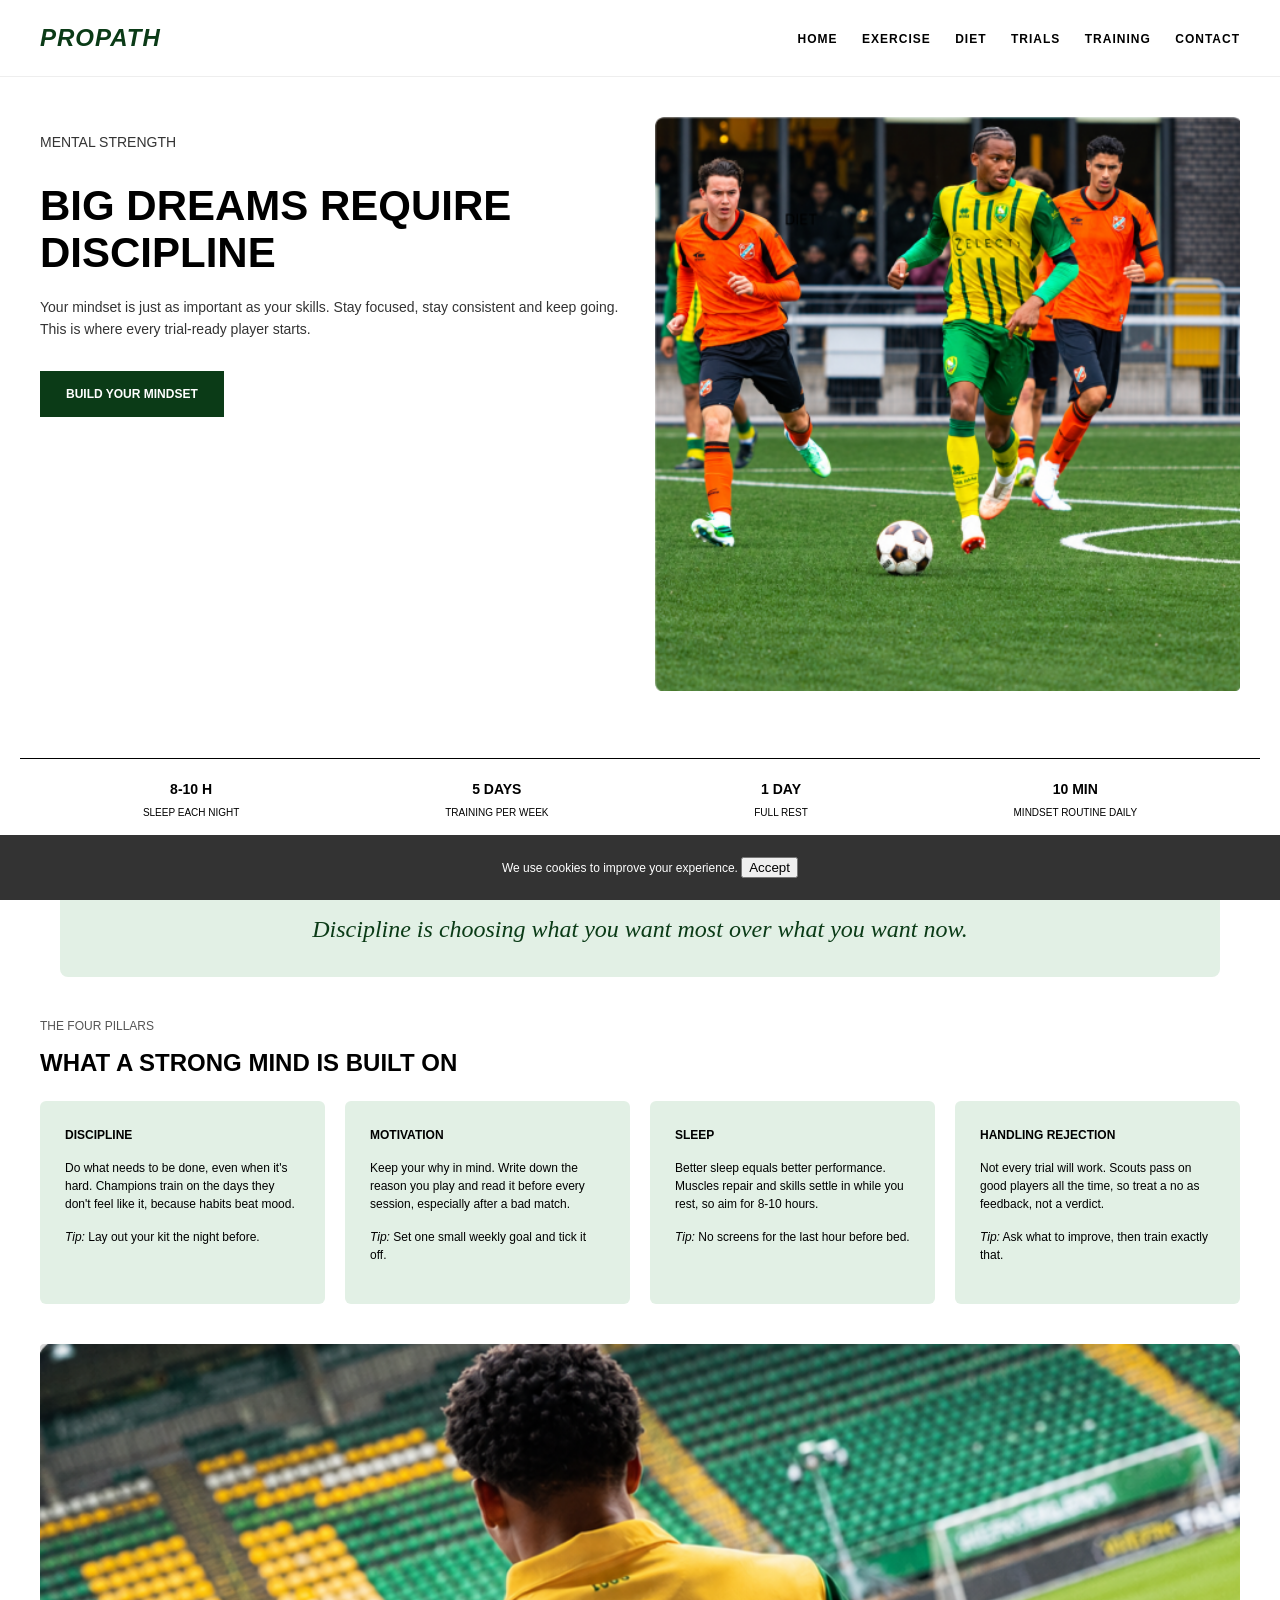
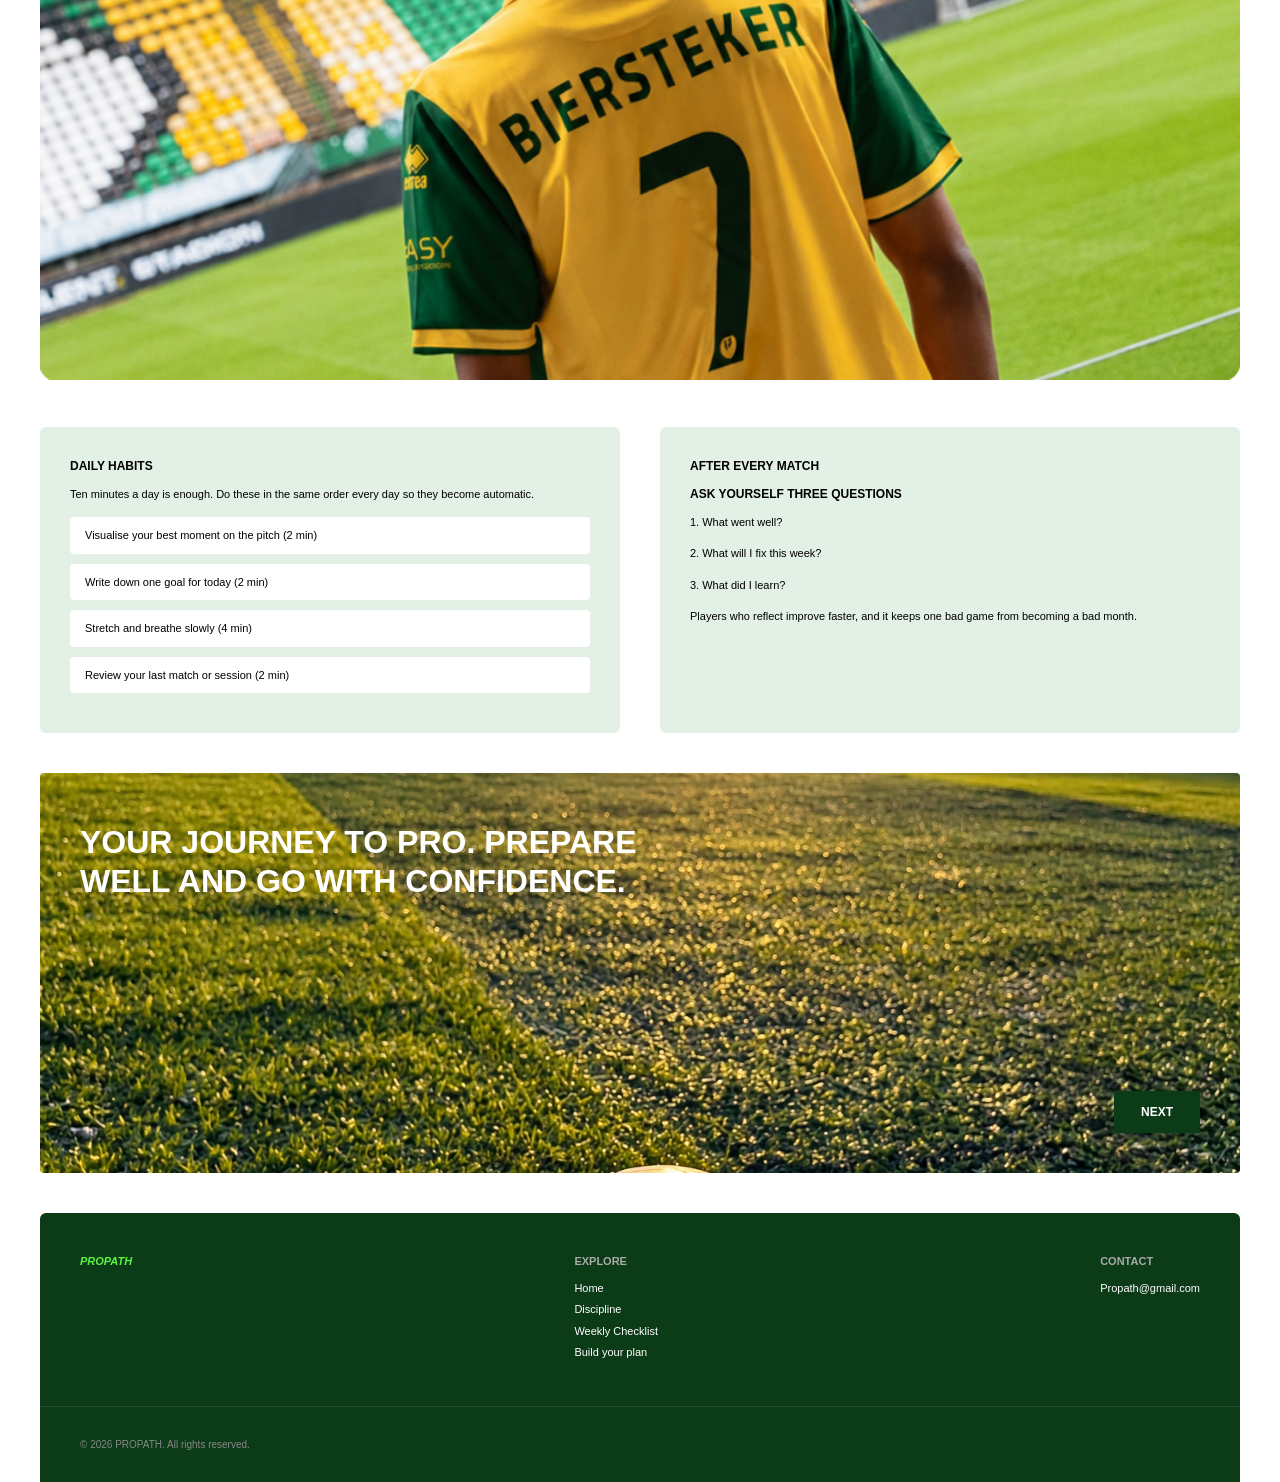
<file: index.html>
<!DOCTYPE html>
<html lang="en">
<head>
    <meta charset="utf-8">
    <title>Propath - Home</title>
    <meta name="author" content="Student Name">
    <meta name="description" content="Propath mental strength and discipline training for trial-ready soccer players.">
    <meta name="keywords" content="soccer, training, mindset, discipline, propath">
    <link rel="stylesheet" type="text/css" href="css/style.css">
</head>
<body>
    <header>
        <div class="logo">PROPATH</div>
        <nav>
            <a href="homepage.html">Home</a>
            <a href="exercise.html">Exercise</a>
            <a href="diet.html">Diet</a>
            <a href="trials.html">Trials</a>
            <a href="training.html">Training</a>
            <a href="contact.html">Contact</a>
        </nav>
    </header>

    <main>
        <section class="hero-section">
            <div class="hero-content">
                <p class="subtitle">Mental Strength</p>
                <h1>BIG DREAMS REQUIRE DISCIPLINE</h1>
                <p>Your mindset is just as important as your skills. Stay focused, stay consistent and keep going. This is where every trial-ready player starts.</p>
                <a href="training.html" class="btn">Build your mindset</a>
            </div>
            <div class="hero-image">
                <img src="img/soccer player.png" alt="Soccer players competing on pitch" title="Soccer Players">
            </div>
        </section>

        <section class="stats-bar">
            <div class="stat-item">
                <h2>8-10 H</h2>
                <p>Sleep each night</p>
            </div>
            <div class="stat-item">
                <h2>5 DAYS</h2>
                <p>Training per week</p>
            </div>
            <div class="stat-item">
                <h2>1 DAY</h2>
                <p>Full rest</p>
            </div>
            <div class="stat-item">
                <h2>10 MIN</h2>
                <p>Mindset routine daily</p>
            </div>
        </section>

        <section class="quote-box">
            <blockquote>Discipline is choosing what you want most over what you want now.</blockquote>
        </section>

        <section class="pillars-section">
            <p class="subtitle">The Four Pillars</p>
            <h2>What a strong mind is built on</h2>
            <div class="pillars-grid">
                <div class="pillar-card">
                    <h3>Discipline</h3>
                    <p>Do what needs to be done, even when it's hard. Champions train on the days they don't feel like it, because habits beat mood.</p>
                    <p><em>Tip:</em> Lay out your kit the night before.</p>
                </div>
                <div class="pillar-card">
                    <h3>Motivation</h3>
                    <p>Keep your why in mind. Write down the reason you play and read it before every session, especially after a bad match.</p>
                    <p><em>Tip:</em> Set one small weekly goal and tick it off.</p>
                </div>
                <div class="pillar-card">
                    <h3>Sleep</h3>
                    <p>Better sleep equals better performance. Muscles repair and skills settle in while you rest, so aim for 8-10 hours.</p>
                    <p><em>Tip:</em> No screens for the last hour before bed.</p>
                </div>
                <div class="pillar-card">
                    <h3>Handling Rejection</h3>
                    <p>Not every trial will work. Scouts pass on good players all the time, so treat a no as feedback, not a verdict.</p>
                    <p><em>Tip:</em> Ask what to improve, then train exactly that.</p>
                </div>
            </div>
        </section>

        <section class="secondary-content">
            <div class="full-image">
                <img src="img/Screenshot 2026-11-08 154056.png" alt="Player back view wearing jersey" title="Player Jersey">
            </div>

            <div class="habits-container">
                <div class="habits-box">
                    <h3>Daily Habits</h3>
                    <p>Ten minutes a day is enough. Do these in the same order every day so they become automatic.</p>
                    <ul>
                        <li>Visualise your best moment on the pitch (2 min)</li>
                        <li>Write down one goal for today (2 min)</li>
                        <li>Stretch and breathe slowly (4 min)</li>
                        <li>Review your last match or session (2 min)</li>
                    </ul>
                </div>
                <div class="habits-box">
                    <h3>After Every Match</h3>
                    <h4>Ask yourself three questions</h4>
                    <p>1. What went well?</p>
                    <p>2. What will I fix this week?</p>
                    <p>3. What did I learn?</p>
                    <p>Players who reflect improve faster, and it keeps one bad game from becoming a bad month.</p>
                </div>
            </div>
        </section>

        <section class="cta-banner">
            <img src="img/Designer (1).png" alt="Soccer ball on training pitch" title="Soccer Ball">
            <div class="cta-content">
                <h2>Your journey to pro. Prepare well and go with confidence.</h2>
            </div>
            <a href="trials.html" class="next-btn">NEXT</a>
        </section>
    </main>

    <footer>
        <div class="footer-col">
            <p class="footer-logo">PROPATH</p>
        </div>
        <div class="footer-col">
            <h4>Explore</h4>
            <ul>
                <li><a href="homepage.html">Home</a></li>
                <li><a href="exercise.html">Discipline</a></li>
                <li><a href="training.html">Weekly Checklist</a></li>
                <li><a href="trials.html">Build your plan</a></li>
            </ul>
        </div>
        <div class="footer-col">
            <h4>Contact</h4>
            <p>Propath@gmail.com</p>
        </div>
    </footer>
    <div class="footer-bottom">
        <p>&copy; 2026 PROPATH. All rights reserved.</p>
    </div>
    <div class="cookie-banner" style="z-index: 9999;">
        <p>We use cookies to improve your experience. <button type="button">Accept</button></p>
    </div>
</body>
</html>
</file>
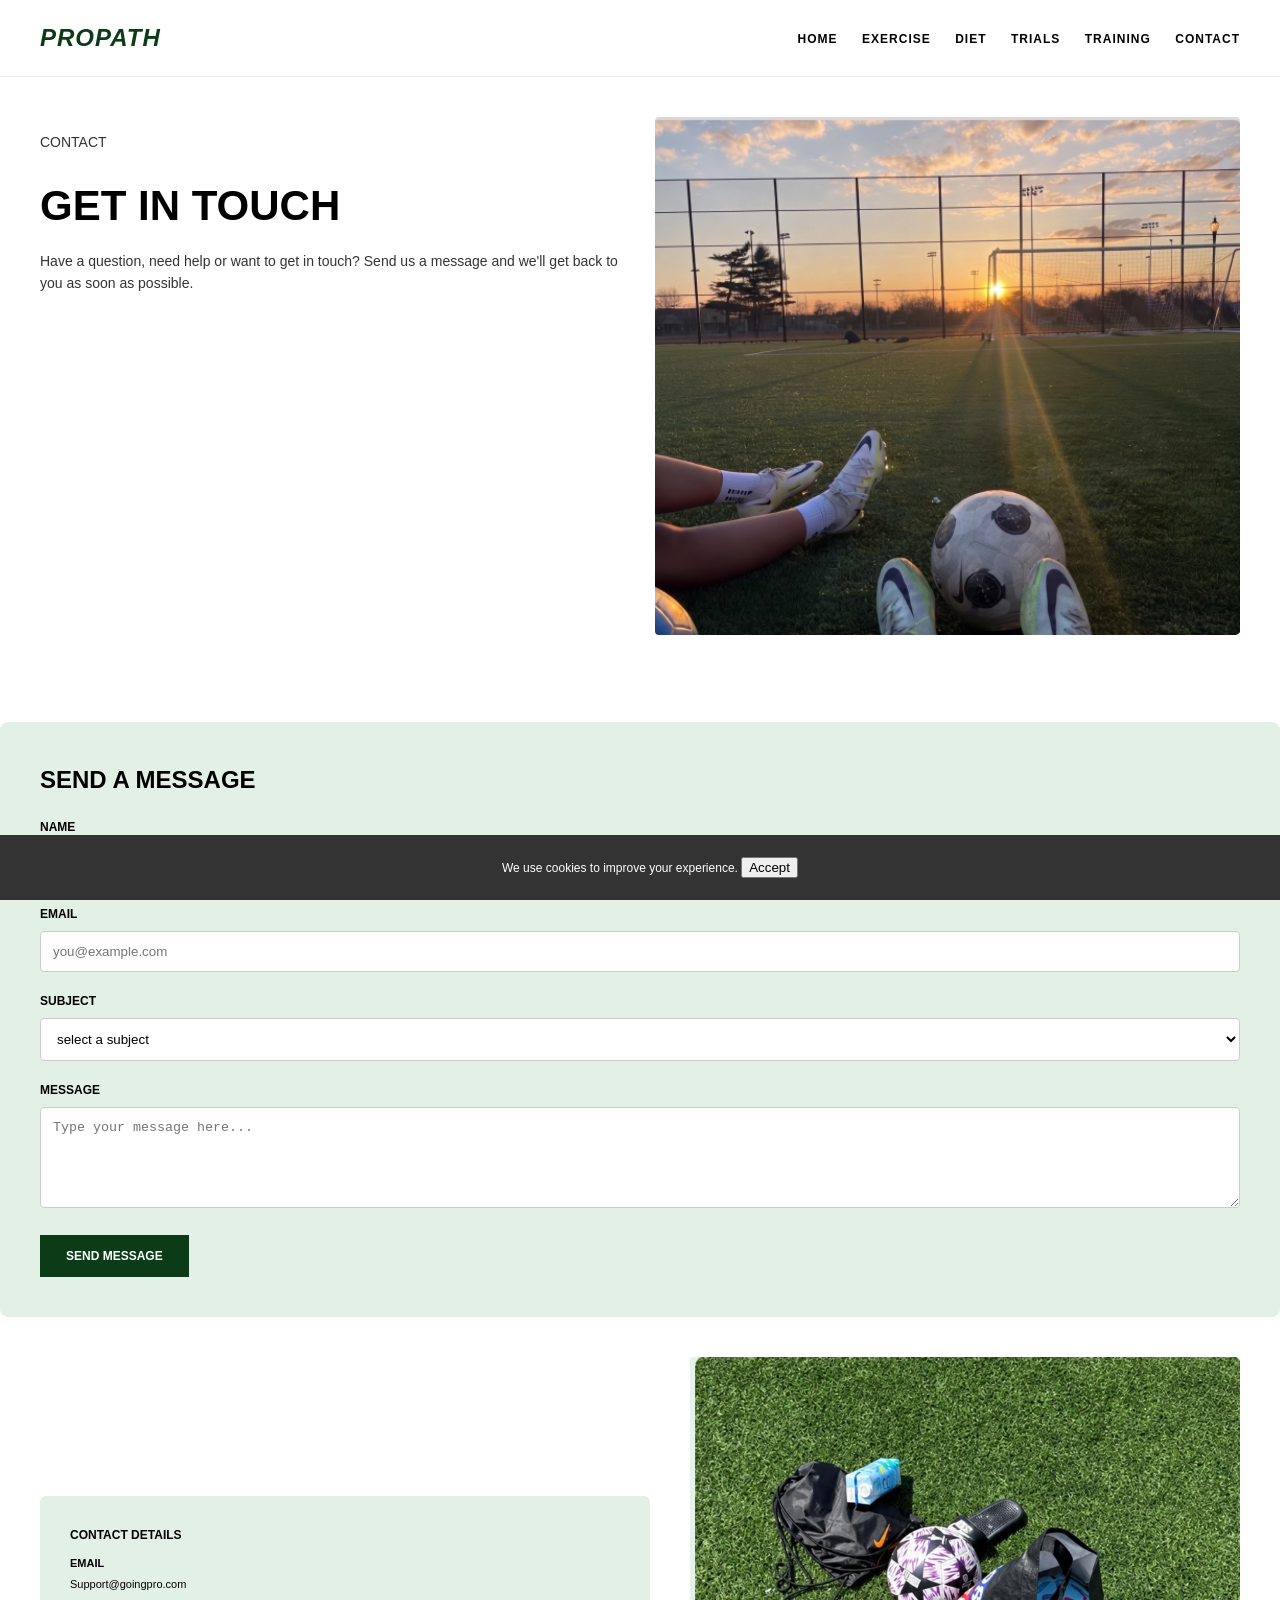
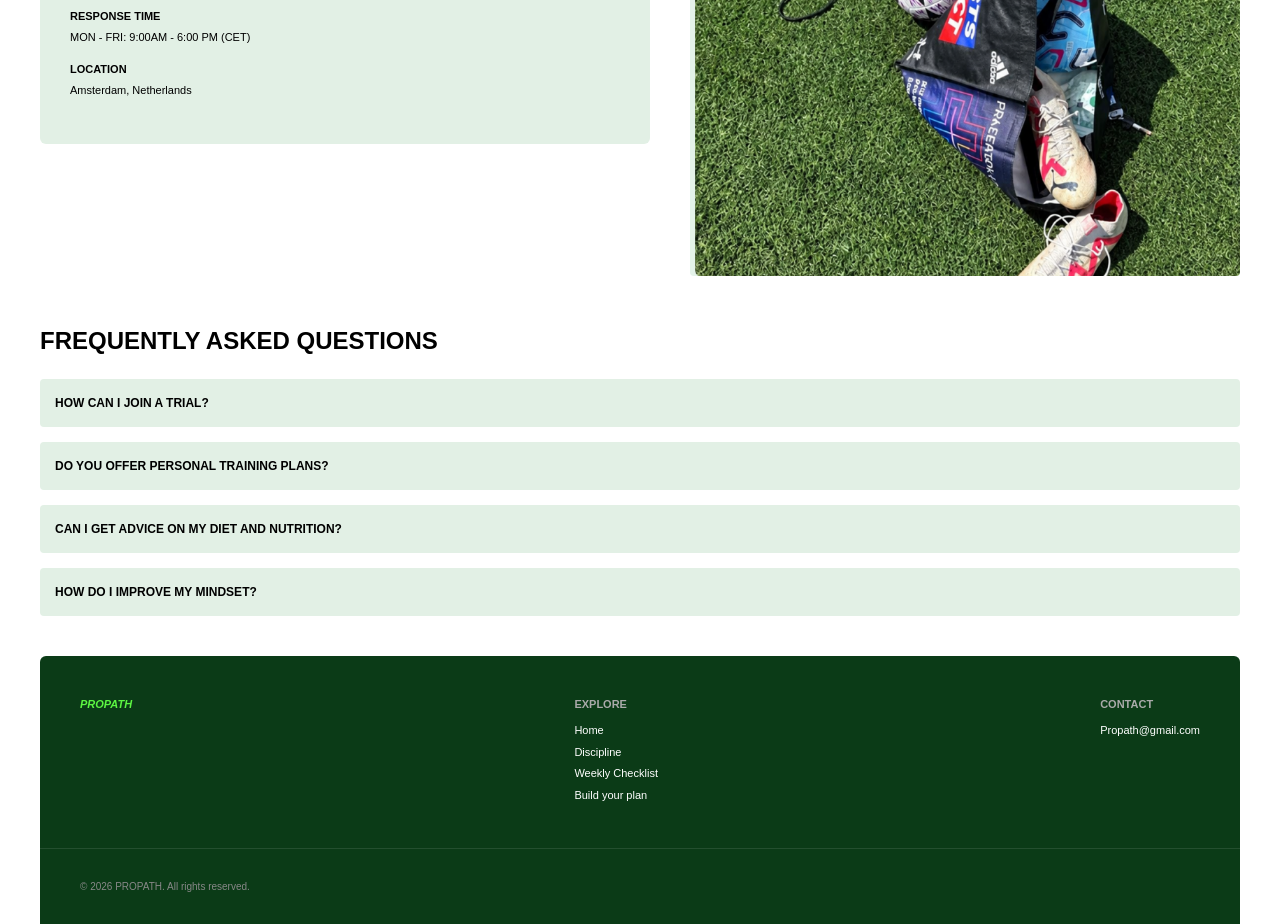
<file: contact.html>
<!DOCTYPE html>
<html lang="en">
<head>
    <meta charset="utf-8">
    <title>Propath - Contact Us</title>
    <meta name="author" content="Student Name">
    <meta name="description" content="Get in touch with Propath for questions, support, and inquiries.">
    <meta name="keywords" content="soccer, contact, support, get in touch, propath">
    <link rel="stylesheet" type="text/css" href="css/style.css">
</head>
<body>
    <header>
        <div class="logo">PROPATH</div>
        <nav>
            <a href="homepage.html">Home</a>
            <a href="exercise.html">Exercise</a>
            <a href="diet.html">Diet</a>
            <a href="trials.html">Trials</a>
            <a href="training.html">Training</a>
            <a href="contact.html">Contact</a>
        </nav>
    </header>

    <main>
        <section class="hero-section">
            <div class="hero-content">
                <p class="subtitle">Contact</p>
                <h1>GET IN TOUCH</h1>
                <p>Have a question, need help or want to get in touch? Send us a message and we'll get back to you as soon as possible.</p>
            </div>
            <div class="hero-image">
                <img src="img/Screenshot 2026-11-08 204221.png" alt="Soccer boots and ball at sunset on pitch" title="Contact Propath">
            </div>
        </section>

        <section class="quote-box" style="text-align: left; max-width: 1200px; padding: 40px;">
            <h2 style="font-size: 24px; text-transform: uppercase; margin-top: 0; margin-bottom: 20px;">Send a Message</h2>
            <form action="#" method="POST">
                <div style="margin-bottom: 20px;">
                    <label for="name" style="display: block; font-size: 12px; font-weight: bold; text-transform: uppercase; margin-bottom: 8px;">Name</label>
                    <input type="text" id="name" name="name" placeholder="Your name" style="width: 100%; padding: 12px; border: 1px solid #ccc; border-radius: 4px; background: #fff; box-sizing: border-box;">
                </div>
                <div style="margin-bottom: 20px;">
                    <label for="email" style="display: block; font-size: 12px; font-weight: bold; text-transform: uppercase; margin-bottom: 8px;">Email</label>
                    <input type="email" id="email" name="email" placeholder="you@example.com" style="width: 100%; padding: 12px; border: 1px solid #ccc; border-radius: 4px; background: #fff; box-sizing: border-box;">
                </div>
                <div style="margin-bottom: 20px;">
                    <label for="subject" style="display: block; font-size: 12px; font-weight: bold; text-transform: uppercase; margin-bottom: 8px;">Subject</label>
                    <select id="subject" name="subject" style="width: 100%; padding: 12px; border: 1px solid #ccc; border-radius: 4px; background: #fff; box-sizing: border-box;">
                        <option value="">select a subject</option>
                        <option value="trials">Trials Inquiry</option>
                        <option value="training">Training Plan</option>
                        <option value="diet">Nutrition Advice</option>
                        <option value="other">Other</option>
                    </select>
                </div>
                <div style="margin-bottom: 20px;">
                    <label for="message" style="display: block; font-size: 12px; font-weight: bold; text-transform: uppercase; margin-bottom: 8px;">Message</label>
                    <textarea id="message" name="message" rows="5" placeholder="Type your message here..." style="width: 100%; padding: 12px; border: 1px solid #ccc; border-radius: 4px; background: #fff; box-sizing: border-box;"></textarea>
                </div>
                <button type="submit" class="btn">Send Message</button>
            </form>
        </section>

        <section class="secondary-content">
            <div class="habits-container" style="align-items: center;">
                <div class="habits-box">
                    <h3>Contact Details</h3>
                    <p style="font-weight: bold; text-transform: uppercase; font-size: 11px; margin-bottom: 5px;">Email</p>
                    <p style="margin-top: 0; font-size: 11px;">Support@goingpro.com</p>
                    
                    <p style="font-weight: bold; text-transform: uppercase; font-size: 11px; margin-bottom: 5px;">Response Time</p>
                    <p style="margin-top: 0; font-size: 11px;">MON - FRI: 9:00AM - 6:00 PM (CET)</p>
                    
                    <p style="font-weight: bold; text-transform: uppercase; font-size: 11px; margin-bottom: 5px;">Location</p>
                    <p style="margin-top: 0; font-size: 11px;">Amsterdam, Netherlands</p>
                </div>
                <div class="hero-image">
                    <img src="img/gear.png" alt="Training bags and gear on pitch" title="Training Gear" style="border-radius: 4px;">
                </div>
            </div>
        </section>

        <section class="pillars-section">
            <h2>Frequently Asked Questions</h2>
            <div style="display: flex; flex-direction: column; gap: 15px; margin-bottom: 40px;">
                <div style="background: #e2f0e5; padding: 15px; border-radius: 4px;">
                    <h4 style="margin: 0; font-size: 12px; text-transform: uppercase;">How can I join a trial?</h4>
                </div>
                <div style="background: #e2f0e5; padding: 15px; border-radius: 4px;">
                    <h4 style="margin: 0; font-size: 12px; text-transform: uppercase;">Do you offer personal training plans?</h4>
                </div>
                <div style="background: #e2f0e5; padding: 15px; border-radius: 4px;">
                    <h4 style="margin: 0; font-size: 12px; text-transform: uppercase;">Can I get advice on my diet and nutrition?</h4>
                </div>
                <div style="background: #e2f0e5; padding: 15px; border-radius: 4px;">
                    <h4 style="margin: 0; font-size: 12px; text-transform: uppercase;">How do I improve my mindset?</h4>
                </div>
            </div>
        </section>
    </main>

    <footer>
        <div class="footer-col">
            <p class="footer-logo">PROPATH</p>
        </div>
        <div class="footer-col">
            <h4>Explore</h4>
            <ul>
                <li><a href="homepage.html">Home</a></li>
                <li><a href="exercise.html">Discipline</a></li>
                <li><a href="training.html">Weekly Checklist</a></li>
                <li><a href="trials.html">Build your plan</a></li>
            </ul>
        </div>
        <div class="footer-col">
            <h4>Contact</h4>
            <p>Propath@gmail.com</p>
        </div>
    </footer>
    <div class="footer-bottom">
        <p>&copy; 2026 PROPATH. All rights reserved.</p>
    </div>
    <aside class="cookie-banner" style="z-index: 9999;">
        <p>We use cookies to improve your experience. <button type="button">Accept</button></p>
    </aside>
</body>
</html>
</file>
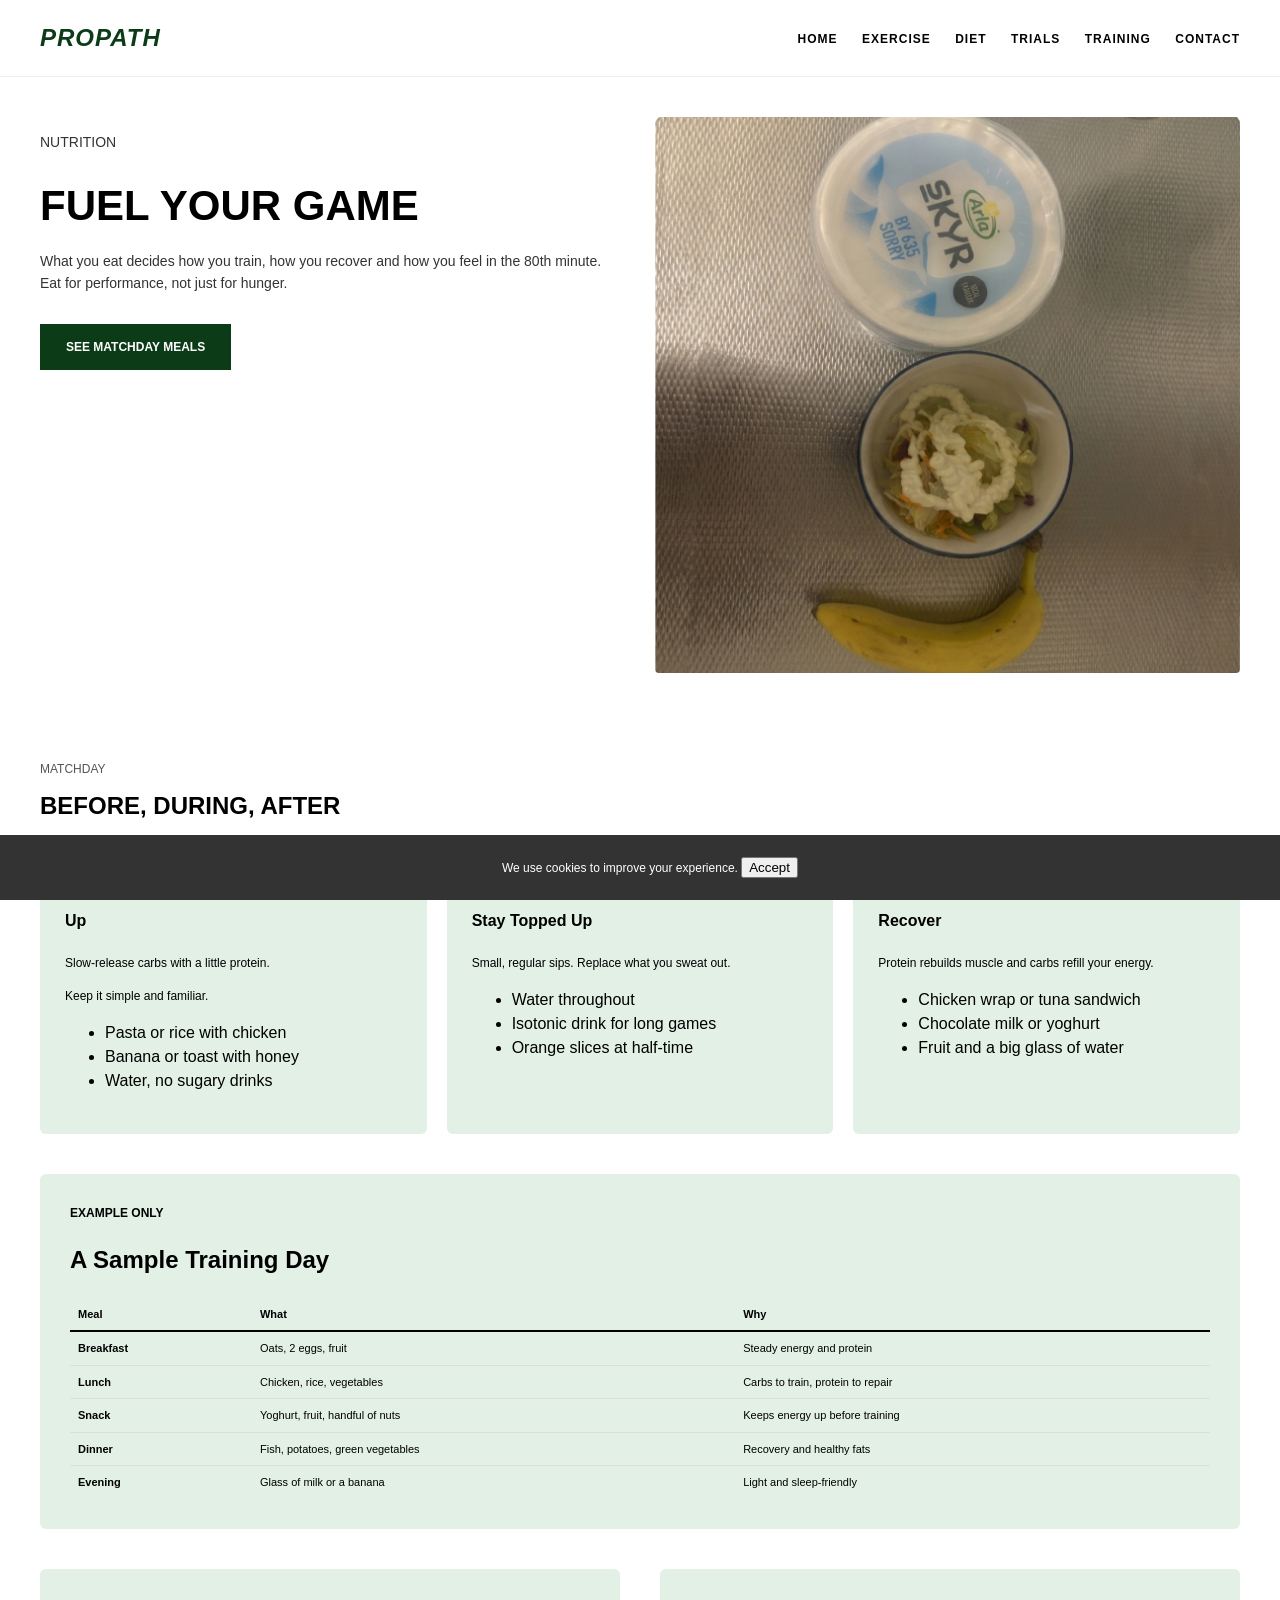
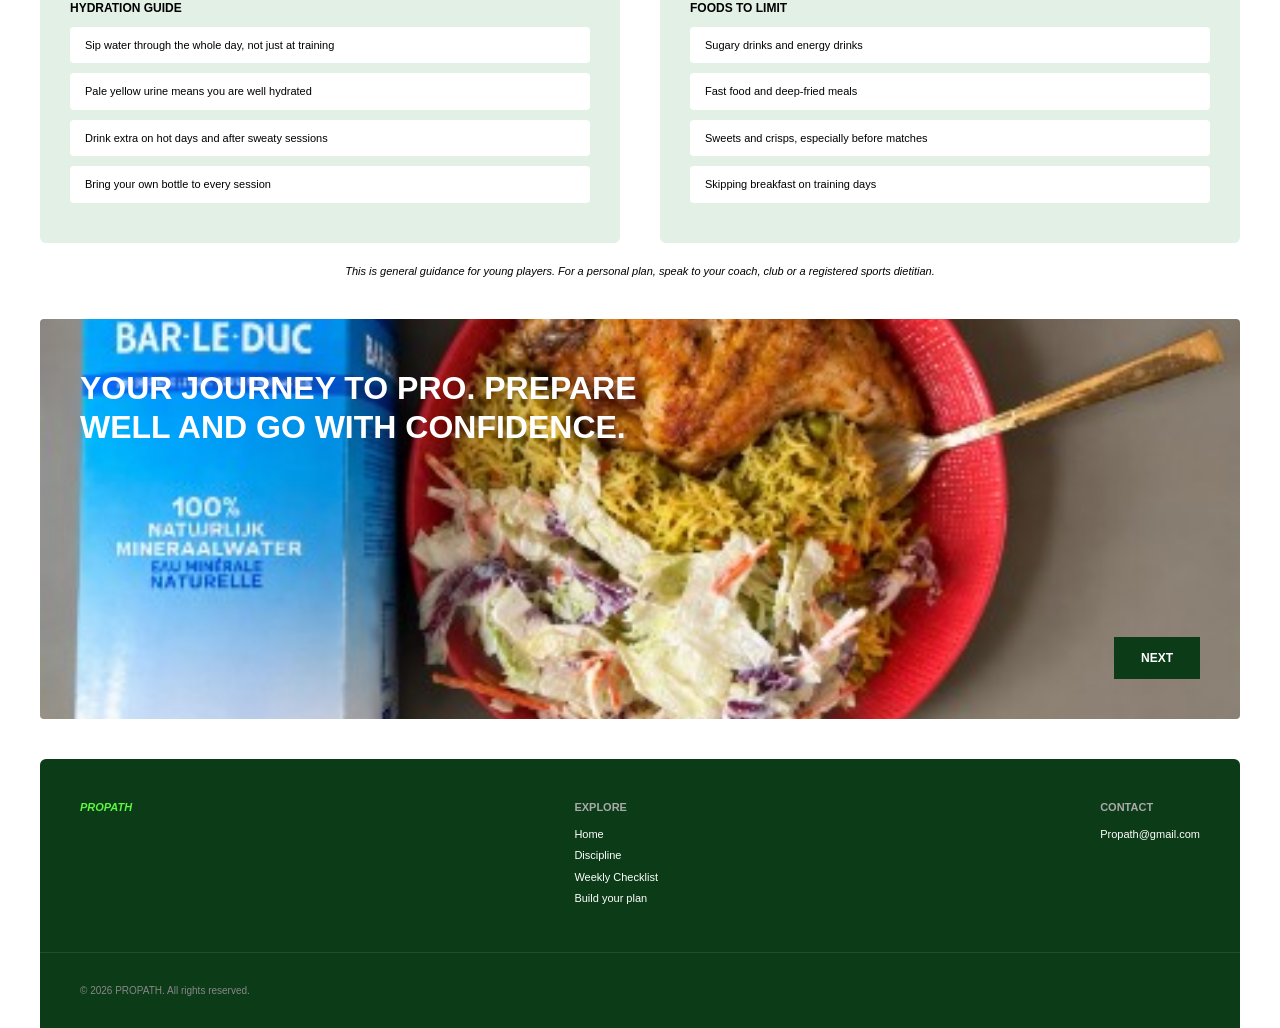
<file: diet.html>
<!DOCTYPE html>
<html lang="en">
<head>
    <meta charset="utf-8">
    <title>Propath - Diet & Nutrition</title>
    <meta name="author" content="Student Name">
    <meta name="description" content="Propath nutrition and matchday diet guidance for soccer players.">
    <meta name="keywords" content="soccer, diet, nutrition, matchday, fuel, propath">
    <link rel="stylesheet" type="text/css" href="css/style.css">
</head>
<body>
    <header>
        <div class="logo">PROPATH</div>
        <nav>
            <a href="homepage.html">Home</a>
            <a href="exercise.html">Exercise</a>
            <a href="diet.html">Diet</a>
            <a href="trials.html">Trials</a>
            <a href="training.html">Training</a>
            <a href="contact.html">Contact</a>
        </nav>
    </header>

    <main>
        <section class="hero-section">
            <div class="hero-content">
                <p class="subtitle">Nutrition</p>
                <h1>FUEL YOUR GAME</h1>
                <p>What you eat decides how you train, how you recover and how you feel in the 80th minute. Eat for performance, not just for hunger.</p>
                <a href="#matchday-section" class="btn">See matchday meals</a>
            </div>
            <div class="hero-image">
                <img src="img/Screenshot 2026-11-08 160837.png" alt="Skyr yogurt, salad and banana for nutrition" title="Healthy Nutrition">
            </div>
        </section>

        <section id="matchday-section" class="pillars-section">
            <p class="subtitle">Matchday</p>
            <h2>Before, During, After</h2>
            <div class="pillars-grid">
                <div class="pillar-card">
                    <h3>3&ndash;4 Hours Before</h3>
                    <h4>Up</h4>
                    <p>Slow-release carbs with a little protein.</p>
                    <p>Keep it simple and familiar.</p>
                    <ul>
                        <li>Pasta or rice with chicken</li>
                        <li>Banana or toast with honey</li>
                        <li>Water, no sugary drinks</li>
                    </ul>
                </div>
                <div class="pillar-card">
                    <h3>During</h3>
                    <h4>Stay Topped Up</h4>
                    <p>Small, regular sips. Replace what you sweat out.</p>
                    <ul>
                        <li>Water throughout</li>
                        <li>Isotonic drink for long games</li>
                        <li>Orange slices at half-time</li>
                    </ul>
                </div>
                <div class="pillar-card">
                    <h3>Within 60 Minutes After</h3>
                    <h4>Recover</h4>
                    <p>Protein rebuilds muscle and carbs refill your energy.</p>
                    <ul>
                        <li>Chicken wrap or tuna sandwich</li>
                        <li>Chocolate milk or yoghurt</li>
                        <li>Fruit and a big glass of water</li>
                    </ul>
                </div>
            </div>
        </section>

        <section class="secondary-content">
            <div class="habits-box" style="margin-bottom: 40px; max-width: 100%;">
                <h3>Example Only</h3>
                <h2>A Sample Training Day</h2>
                <table style="width: 100%; border-collapse: collapse; margin-top: 15px; font-size: 11px;">
                    <thead>
                        <tr style="border-bottom: 2px solid #000;">
                            <th style="text-align: left; padding: 8px;">Meal</th>
                            <th style="text-align: left; padding: 8px;">What</th>
                            <th style="text-align: left; padding: 8px;">Why</th>
                        </tr>
                    </thead>
                    <tbody>
                        <tr style="border-bottom: 1px solid #ddd;">
                            <td style="padding: 8px; font-weight: bold;">Breakfast</td>
                            <td style="padding: 8px;">Oats, 2 eggs, fruit</td>
                            <td style="padding: 8px;">Steady energy and protein</td>
                        </tr>
                        <tr style="border-bottom: 1px solid #ddd;">
                            <td style="padding: 8px; font-weight: bold;">Lunch</td>
                            <td style="padding: 8px;">Chicken, rice, vegetables</td>
                            <td style="padding: 8px;">Carbs to train, protein to repair</td>
                        </tr>
                        <tr style="border-bottom: 1px solid #ddd;">
                            <td style="padding: 8px; font-weight: bold;">Snack</td>
                            <td style="padding: 8px;">Yoghurt, fruit, handful of nuts</td>
                            <td style="padding: 8px;">Keeps energy up before training</td>
                        </tr>
                        <tr style="border-bottom: 1px solid #ddd;">
                            <td style="padding: 8px; font-weight: bold;">Dinner</td>
                            <td style="padding: 8px;">Fish, potatoes, green vegetables</td>
                            <td style="padding: 8px;">Recovery and healthy fats</td>
                        </tr>
                        <tr>
                            <td style="padding: 8px; font-weight: bold;">Evening</td>
                            <td style="padding: 8px;">Glass of milk or a banana</td>
                            <td style="padding: 8px;">Light and sleep-friendly</td>
                        </tr>
                    </tbody>
                </table>
            </div>

            <div class="habits-container">
                <div class="habits-box">
                    <h3>Hydration Guide</h3>
                    <ul>
                        <li>Sip water through the whole day, not just at training</li>
                        <li>Pale yellow urine means you are well hydrated</li>
                        <li>Drink extra on hot days and after sweaty sessions</li>
                        <li>Bring your own bottle to every session</li>
                    </ul>
                </div>
                <div class="habits-box">
                    <h3>Foods to Limit</h3>
                    <ul>
                        <li>Sugary drinks and energy drinks</li>
                        <li>Fast food and deep-fried meals</li>
                        <li>Sweets and crisps, especially before matches</li>
                        <li>Skipping breakfast on training days</li>
                    </ul>
                </div>
            </div>
            <p style="text-align: center; font-size: 11px; margin-top: 20px; font-style: italic;">This is general guidance for young players. For a personal plan, speak to your coach, club or a registered sports dietitian.</p>
        </section>

        <section class="cta-banner">
            <img src="img/rice and chicken.jpeg" alt="Water bottle and meal on table" title="Post-Training Meal">
            <div class="cta-content">
                <h2>Your journey to pro. Prepare well and go with confidence.</h2>
            </div>
            <a href="trials.html" class="next-btn">NEXT</a>
        </section>
    </main>

    <footer>
        <div class="footer-col">
            <p class="footer-logo">PROPATH</p>
        </div>
        <div class="footer-col">
            <h4>Explore</h4>
            <ul>
                <li><a href="homepage.html">Home</a></li>
                <li><a href="exercise.html">Discipline</a></li>
                <li><a href="training.html">Weekly Checklist</a></li>
                <li><a href="trials.html">Build your plan</a></li>
            </ul>
        </div>
        <div class="footer-col">
            <h4>Contact</h4>
            <p>Propath@gmail.com</p>
        </div>
    </footer>
    <div class="footer-bottom">
        <p>&copy; 2026 PROPATH. All rights reserved.</p>
    </div>
    <div class="cookie-banner" style="z-index: 9999;">
        <p>We use cookies to improve your experience. <button type="button">Accept</button></p>
    </div>
</body>
</html>
</file>
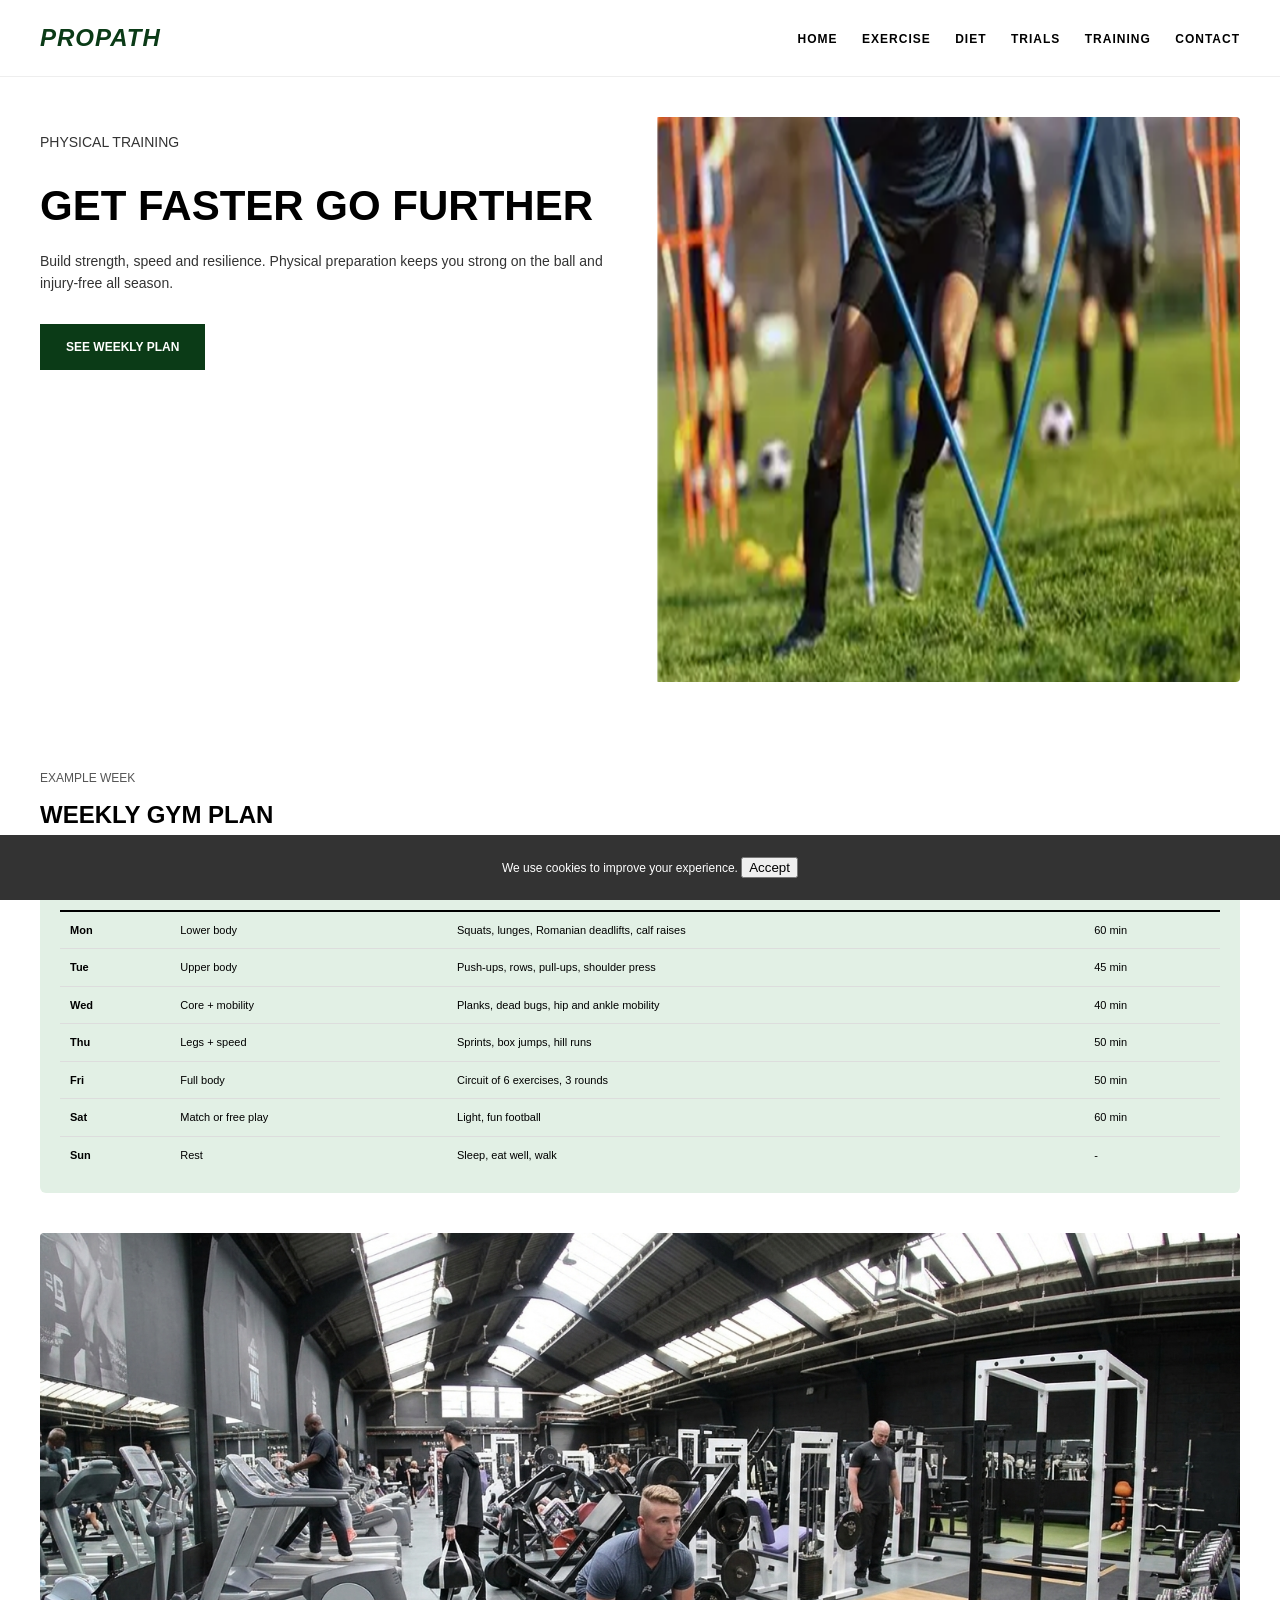
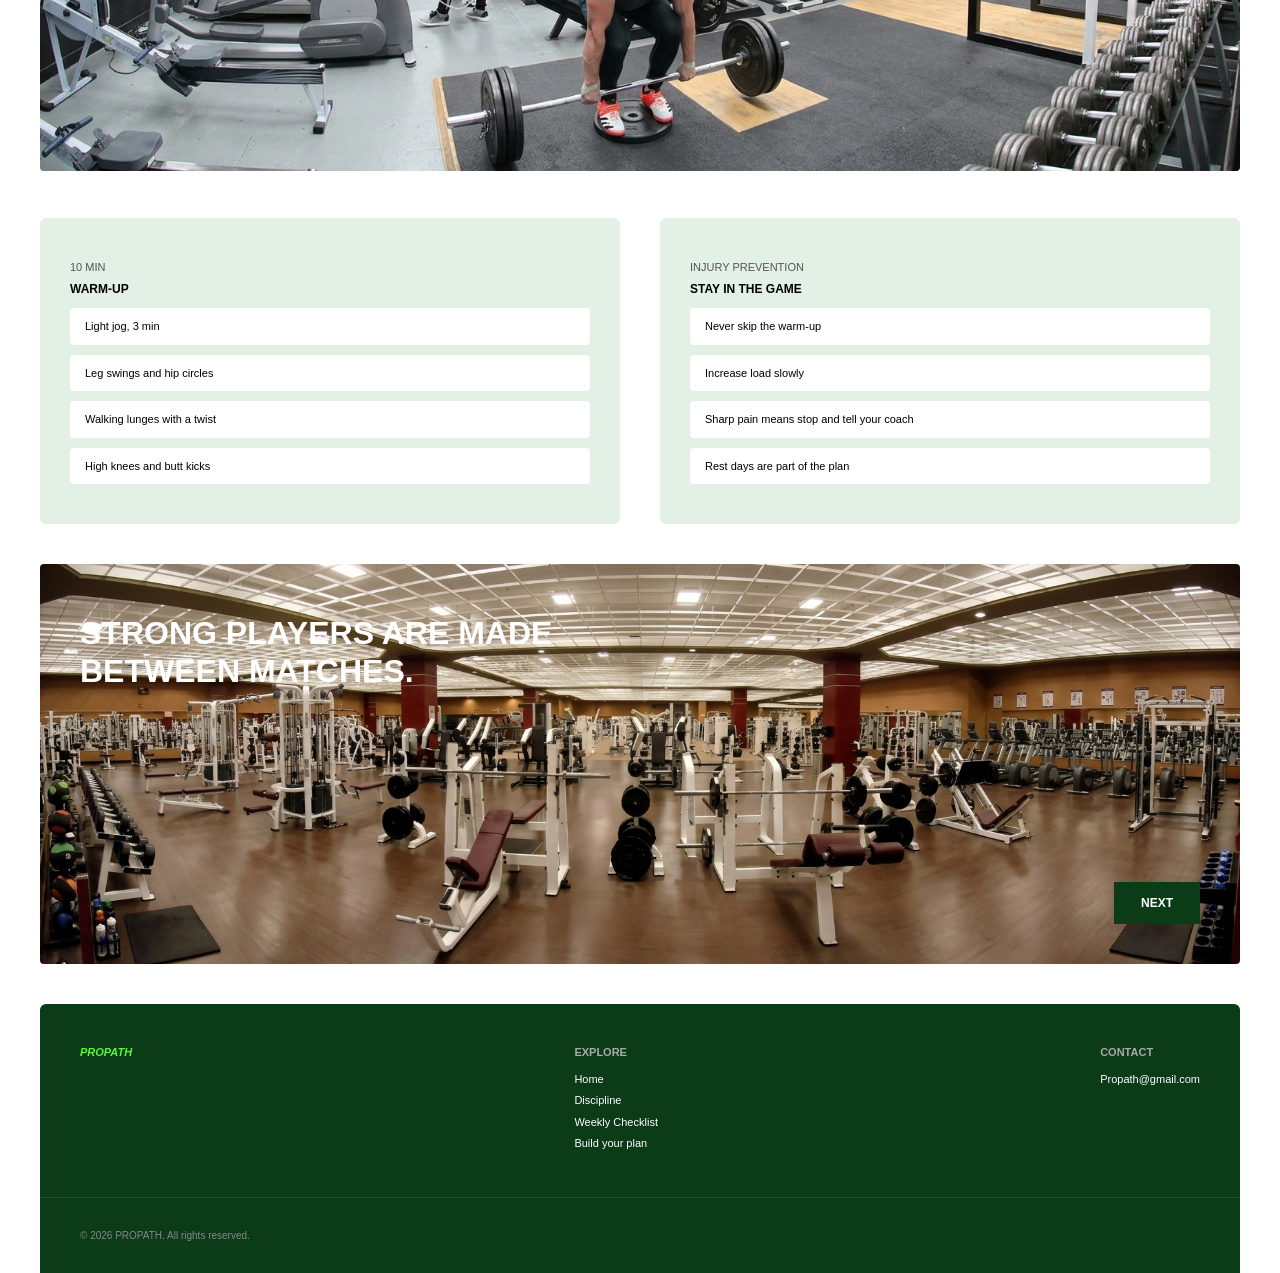
<file: exercise.html>
<!DOCTYPE html>
<html lang="en">
<head>
    <meta charset="utf-8">
    <title>Propath - Physical Training & Gym Plan</title>
    <meta name="author" content="Student Name">
    <meta name="description" content="Propath physical training, weekly gym plan, warm-up routine, and injury prevention.">
    <meta name="keywords" content="soccer, physical training, gym plan, warm-up, injury prevention, propath">
    <link rel="stylesheet" type="text/css" href="css/style.css">
</head>
<body>
    <header>
        <div class="logo">PROPATH</div>
        <nav>
            <a href="homepage.html">Home</a>
            <a href="exercise.html">Exercise</a>
            <a href="diet.html">Diet</a>
            <a href="trials.html">Trials</a>
            <a href="training.html">Training</a>
            <a href="contact.html">Contact</a>
        </nav>
    </header>

    <main>
        <section class="hero-section">
            <div class="hero-content">
                <p class="subtitle">Physical Training</p>
                <h1>GET FASTER GO FURTHER</h1>
                <p>Build strength, speed and resilience. Physical preparation keeps you strong on the ball and injury-free all season.</p>
                <a href="#gym-plan-section" class="btn">See weekly plan</a>
            </div>
            <div class="hero-image">
                <img src="img/quad.png" alt="Player training with agility poles" title="Physical Training">
            </div>
        </section>

        <section id="gym-plan-section" class="pillars-section" style="padding: 0; margin-bottom: 40px;">
            <p class="subtitle">Example Week</p>
            <h2>Weekly Gym Plan</h2>
            <div class="habits-box" style="max-width: 100%; padding: 20px;">
                <table style="width: 100%; border-collapse: collapse; font-size: 11px;">
                    <thead>
                        <tr style="border-bottom: 2px solid #000;">
                            <th style="text-align: left; padding: 10px;">Day</th>
                            <th style="text-align: left; padding: 10px;">Focus</th>
                            <th style="text-align: left; padding: 10px;">Exercises</th>
                            <th style="text-align: left; padding: 10px;">Time</th>
                        </tr>
                    </thead>
                    <tbody>
                        <tr style="border-bottom: 1px solid #ddd;">
                            <td style="padding: 10px; font-weight: bold;">Mon</td>
                            <td style="padding: 10px;">Lower body</td>
                            <td style="padding: 10px;">Squats, lunges, Romanian deadlifts, calf raises</td>
                            <td style="padding: 10px;">60 min</td>
                        </tr>
                        <tr style="border-bottom: 1px solid #ddd;">
                            <td style="padding: 10px; font-weight: bold;">Tue</td>
                            <td style="padding: 10px;">Upper body</td>
                            <td style="padding: 10px;">Push-ups, rows, pull-ups, shoulder press</td>
                            <td style="padding: 10px;">45 min</td>
                        </tr>
                        <tr style="border-bottom: 1px solid #ddd;">
                            <td style="padding: 10px; font-weight: bold;">Wed</td>
                            <td style="padding: 10px;">Core + mobility</td>
                            <td style="padding: 10px;">Planks, dead bugs, hip and ankle mobility</td>
                            <td style="padding: 10px;">40 min</td>
                        </tr>
                        <tr style="border-bottom: 1px solid #ddd;">
                            <td style="padding: 10px; font-weight: bold;">Thu</td>
                            <td style="padding: 10px;">Legs + speed</td>
                            <td style="padding: 10px;">Sprints, box jumps, hill runs</td>
                            <td style="padding: 10px;">50 min</td>
                        </tr>
                        <tr style="border-bottom: 1px solid #ddd;">
                            <td style="padding: 10px; font-weight: bold;">Fri</td>
                            <td style="padding: 10px;">Full body</td>
                            <td style="padding: 10px;">Circuit of 6 exercises, 3 rounds</td>
                            <td style="padding: 10px;">50 min</td>
                        </tr>
                        <tr style="border-bottom: 1px solid #ddd;">
                            <td style="padding: 10px; font-weight: bold;">Sat</td>
                            <td style="padding: 10px;">Match or free play</td>
                            <td style="padding: 10px;">Light, fun football</td>
                            <td style="padding: 10px;">60 min</td>
                        </tr>
                        <tr>
                            <td style="padding: 10px; font-weight: bold;">Sun</td>
                            <td style="padding: 10px;">Rest</td>
                            <td style="padding: 10px;">Sleep, eat well, walk</td>
                            <td style="padding: 10px;">-</td>
                        </tr>
                    </tbody>
                </table>
            </div>
        </section>

        <section class="secondary-content">
            <div class="full-image" style="margin-bottom: 40px;">
                <img src="img/GYM.jpg" alt="Gym equipment and weight room" title="Gym Facility">
            </div>

            <div class="habits-container">
                <div class="habits-box">
                    <p class="subtitle" style="margin-bottom: 5px;">10 Min</p>
                    <h3>Warm-Up</h3>
                    <ul>
                        <li>Light jog, 3 min</li>
                        <li>Leg swings and hip circles</li>
                        <li>Walking lunges with a twist</li>
                        <li>High knees and butt kicks</li>
                    </ul>
                </div>
                <div class="habits-box">
                    <p class="subtitle" style="margin-bottom: 5px;">Injury Prevention</p>
                    <h3>Stay in the Game</h3>
                    <ul>
                        <li>Never skip the warm-up</li>
                        <li>Increase load slowly</li>
                        <li>Sharp pain means stop and tell your coach</li>
                        <li>Rest days are part of the plan</li>
                    </ul>
                </div>
            </div>
        </section>

        <section class="cta-banner">
            <img src="img/GYM (2).jpg" alt="Gym floor and weight racks" title="Gym Banner">
            <div class="cta-content">
                <h2>Strong players are made between matches.</h2>
            </div>
            <a href="contact.html" class="next-btn">NEXT</a>
        </section>
    </main>

    <footer>
        <div class="footer-col">
            <p class="footer-logo">PROPATH</p>
        </div>
        <div class="footer-col">
            <h4>Explore</h4>
            <ul>
                <li><a href="homepage.html">Home</a></li>
                <li><a href="exercise.html">Discipline</a></li>
                <li><a href="training.html">Weekly Checklist</a></li>
                <li><a href="trials.html">Build your plan</a></li>
            </ul>
        </div>
        <div class="footer-col">
            <h4>Contact</h4>
            <p>Propath@gmail.com</p>
        </div>
    </footer>
    <div class="footer-bottom">
        <p>&copy; 2026 PROPATH. All rights reserved.</p>
    </div>
    <aside class="cookie-banner" style="z-index: 9999;">
        <p>We use cookies to improve your experience. <button type="button">Accept</button></p>
    </aside>
</body>
</html>
</file>
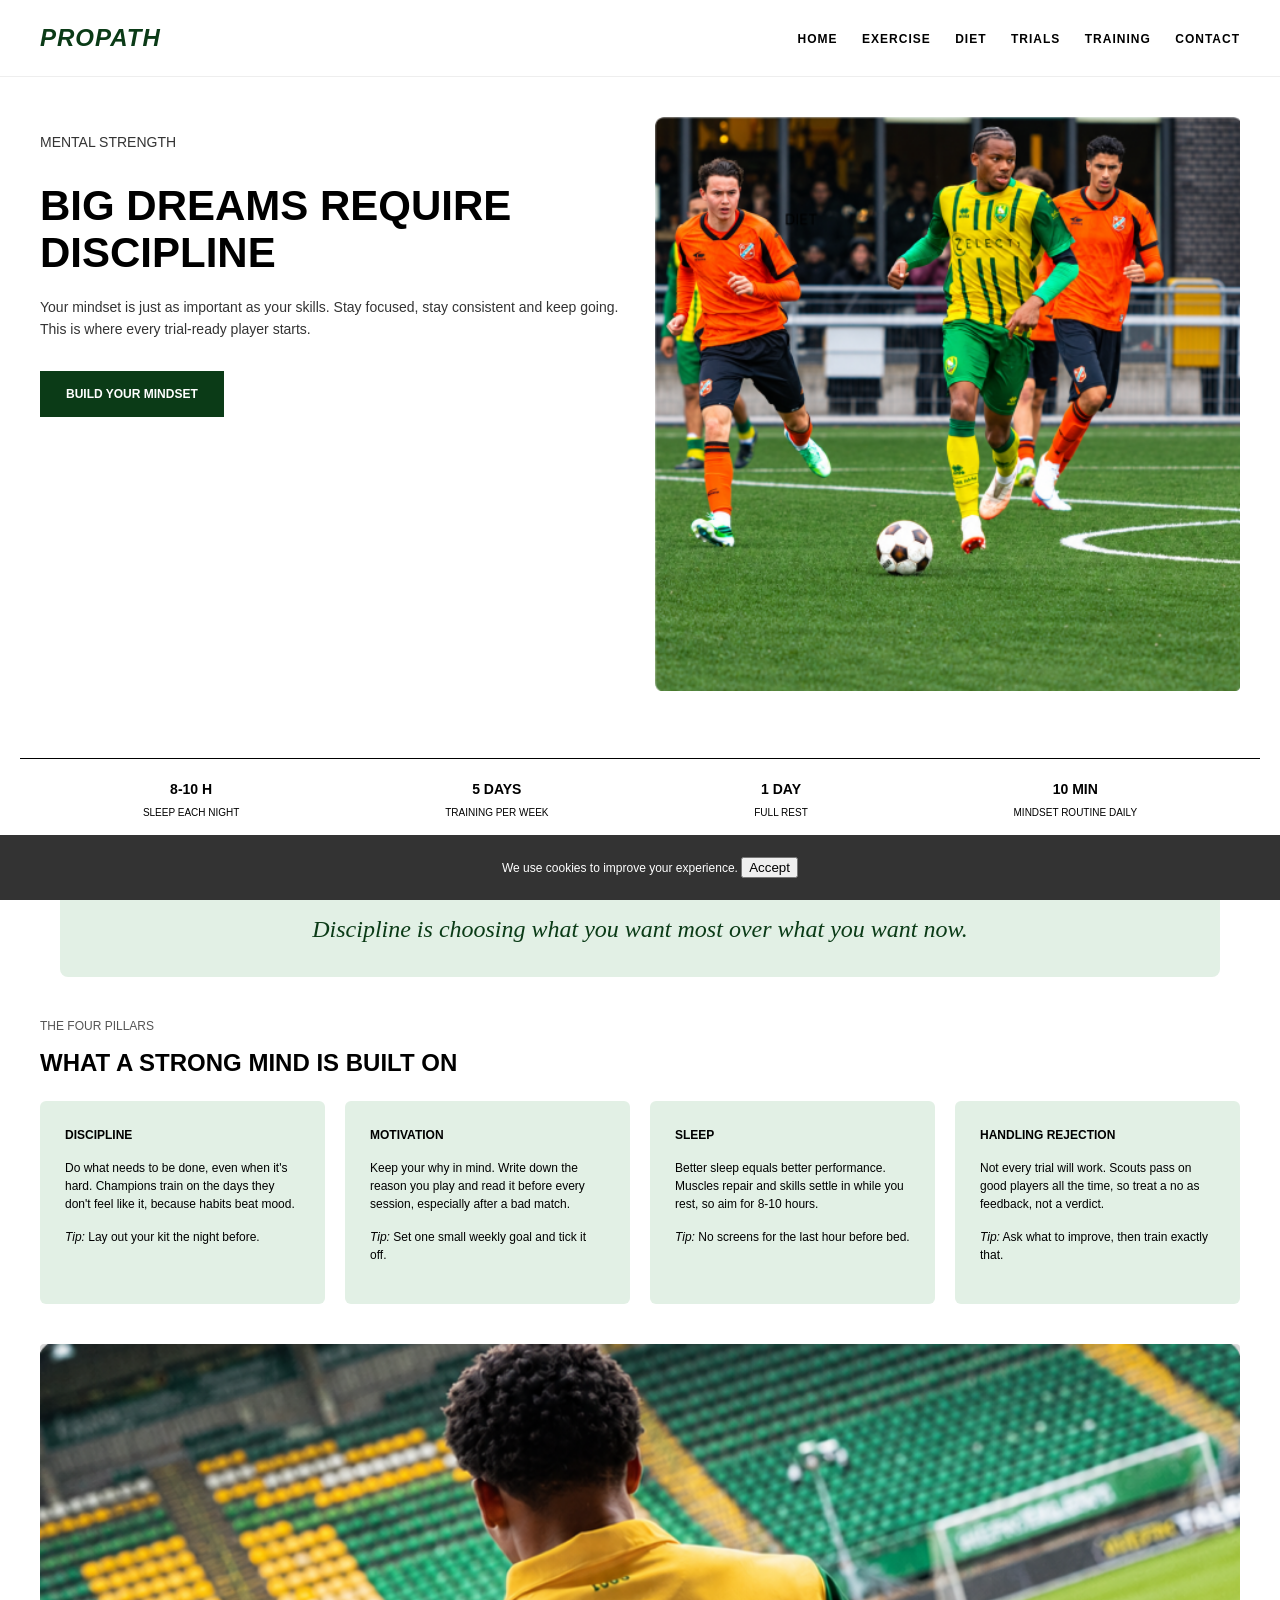
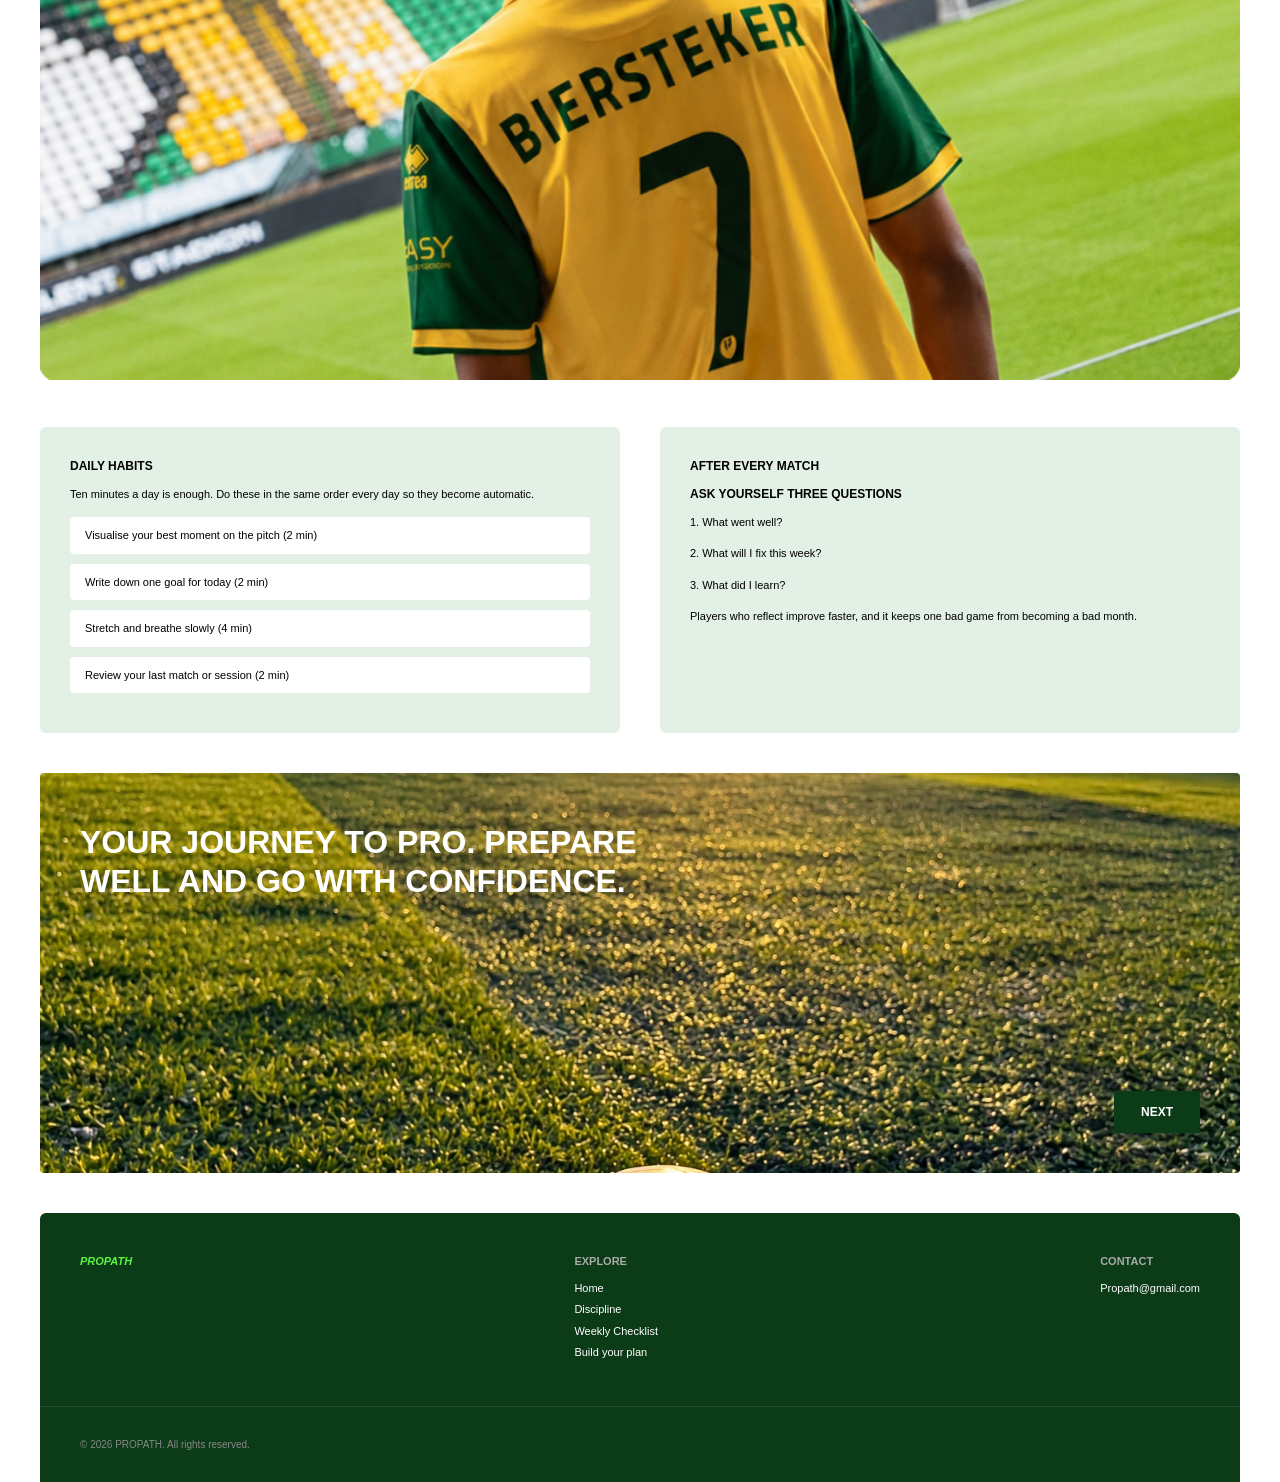
<file: homepage.html>
<!DOCTYPE html>
<html lang="en">
<head>
    <meta charset="utf-8">
    <title>Propath - Home</title>
    <meta name="author" content="Student Name">
    <meta name="description" content="Propath mental strength and discipline training for trial-ready soccer players.">
    <meta name="keywords" content="soccer, training, mindset, discipline, propath">
    <link rel="stylesheet" type="text/css" href="css/style.css">
</head>
<body>
    <header>
        <div class="logo">PROPATH</div>
        <nav>
            <a href="homepage.html">Home</a>
            <a href="exercise.html">Exercise</a>
            <a href="diet.html">Diet</a>
            <a href="trials.html">Trials</a>
            <a href="training.html">Training</a>
            <a href="contact.html">Contact</a>
        </nav>
    </header>

    <main>
        <section class="hero-section">
            <div class="hero-content">
                <p class="subtitle">Mental Strength</p>
                <h1>BIG DREAMS REQUIRE DISCIPLINE</h1>
                <p>Your mindset is just as important as your skills. Stay focused, stay consistent and keep going. This is where every trial-ready player starts.</p>
                <a href="training.html" class="btn">Build your mindset</a>
            </div>
            <div class="hero-image">
                <img src="img/soccer player.png" alt="Soccer players competing on pitch" title="Soccer Players">
            </div>
        </section>

        <section class="stats-bar">
            <div class="stat-item">
                <h2>8-10 H</h2>
                <p>Sleep each night</p>
            </div>
            <div class="stat-item">
                <h2>5 DAYS</h2>
                <p>Training per week</p>
            </div>
            <div class="stat-item">
                <h2>1 DAY</h2>
                <p>Full rest</p>
            </div>
            <div class="stat-item">
                <h2>10 MIN</h2>
                <p>Mindset routine daily</p>
            </div>
        </section>

        <section class="quote-box">
            <blockquote>Discipline is choosing what you want most over what you want now.</blockquote>
        </section>

        <section class="pillars-section">
            <p class="subtitle">The Four Pillars</p>
            <h2>What a strong mind is built on</h2>
            <div class="pillars-grid">
                <div class="pillar-card">
                    <h3>Discipline</h3>
                    <p>Do what needs to be done, even when it's hard. Champions train on the days they don't feel like it, because habits beat mood.</p>
                    <p><em>Tip:</em> Lay out your kit the night before.</p>
                </div>
                <div class="pillar-card">
                    <h3>Motivation</h3>
                    <p>Keep your why in mind. Write down the reason you play and read it before every session, especially after a bad match.</p>
                    <p><em>Tip:</em> Set one small weekly goal and tick it off.</p>
                </div>
                <div class="pillar-card">
                    <h3>Sleep</h3>
                    <p>Better sleep equals better performance. Muscles repair and skills settle in while you rest, so aim for 8-10 hours.</p>
                    <p><em>Tip:</em> No screens for the last hour before bed.</p>
                </div>
                <div class="pillar-card">
                    <h3>Handling Rejection</h3>
                    <p>Not every trial will work. Scouts pass on good players all the time, so treat a no as feedback, not a verdict.</p>
                    <p><em>Tip:</em> Ask what to improve, then train exactly that.</p>
                </div>
            </div>
        </section>

        <section class="secondary-content">
            <div class="full-image">
                <img src="img/Screenshot 2026-11-08 154056.png" alt="Player back view wearing jersey" title="Player Jersey">
            </div>

            <div class="habits-container">
                <div class="habits-box">
                    <h3>Daily Habits</h3>
                    <p>Ten minutes a day is enough. Do these in the same order every day so they become automatic.</p>
                    <ul>
                        <li>Visualise your best moment on the pitch (2 min)</li>
                        <li>Write down one goal for today (2 min)</li>
                        <li>Stretch and breathe slowly (4 min)</li>
                        <li>Review your last match or session (2 min)</li>
                    </ul>
                </div>
                <div class="habits-box">
                    <h3>After Every Match</h3>
                    <h4>Ask yourself three questions</h4>
                    <p>1. What went well?</p>
                    <p>2. What will I fix this week?</p>
                    <p>3. What did I learn?</p>
                    <p>Players who reflect improve faster, and it keeps one bad game from becoming a bad month.</p>
                </div>
            </div>
        </section>

        <section class="cta-banner">
            <img src="img/Designer (1).png" alt="Soccer ball on training pitch" title="Soccer Ball">
            <div class="cta-content">
                <h2>Your journey to pro. Prepare well and go with confidence.</h2>
            </div>
            <a href="trials.html" class="next-btn">NEXT</a>
        </section>
    </main>

    <footer>
        <div class="footer-col">
            <p class="footer-logo">PROPATH</p>
        </div>
        <div class="footer-col">
            <h4>Explore</h4>
            <ul>
                <li><a href="homepage.html">Home</a></li>
                <li><a href="exercise.html">Discipline</a></li>
                <li><a href="training.html">Weekly Checklist</a></li>
                <li><a href="trials.html">Build your plan</a></li>
            </ul>
        </div>
        <div class="footer-col">
            <h4>Contact</h4>
            <p>Propath@gmail.com</p>
        </div>
    </footer>
    <div class="footer-bottom">
        <p>&copy; 2026 PROPATH. All rights reserved.</p>
    </div>
    <div class="cookie-banner" style="z-index: 9999;">
        <p>We use cookies to improve your experience. <button type="button">Accept</button></p>
    </div>
</body>
</html>
</file>
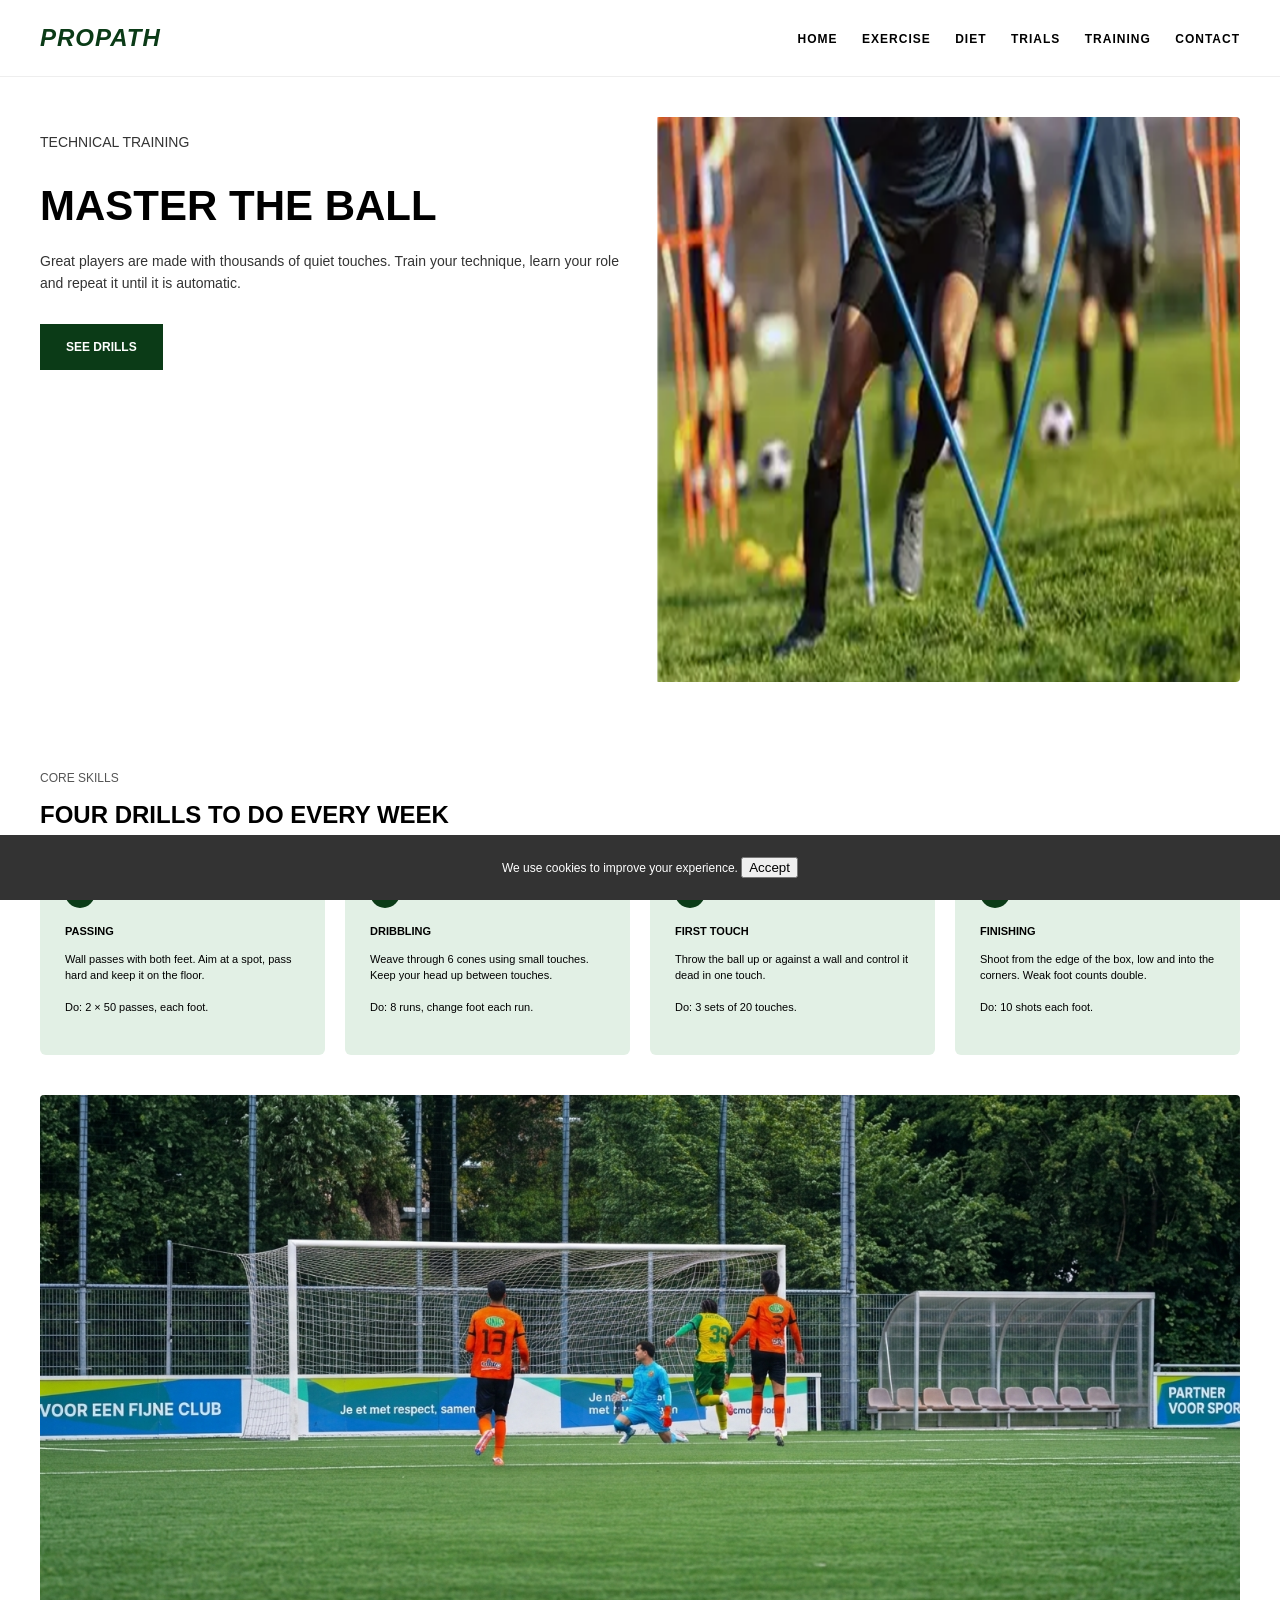
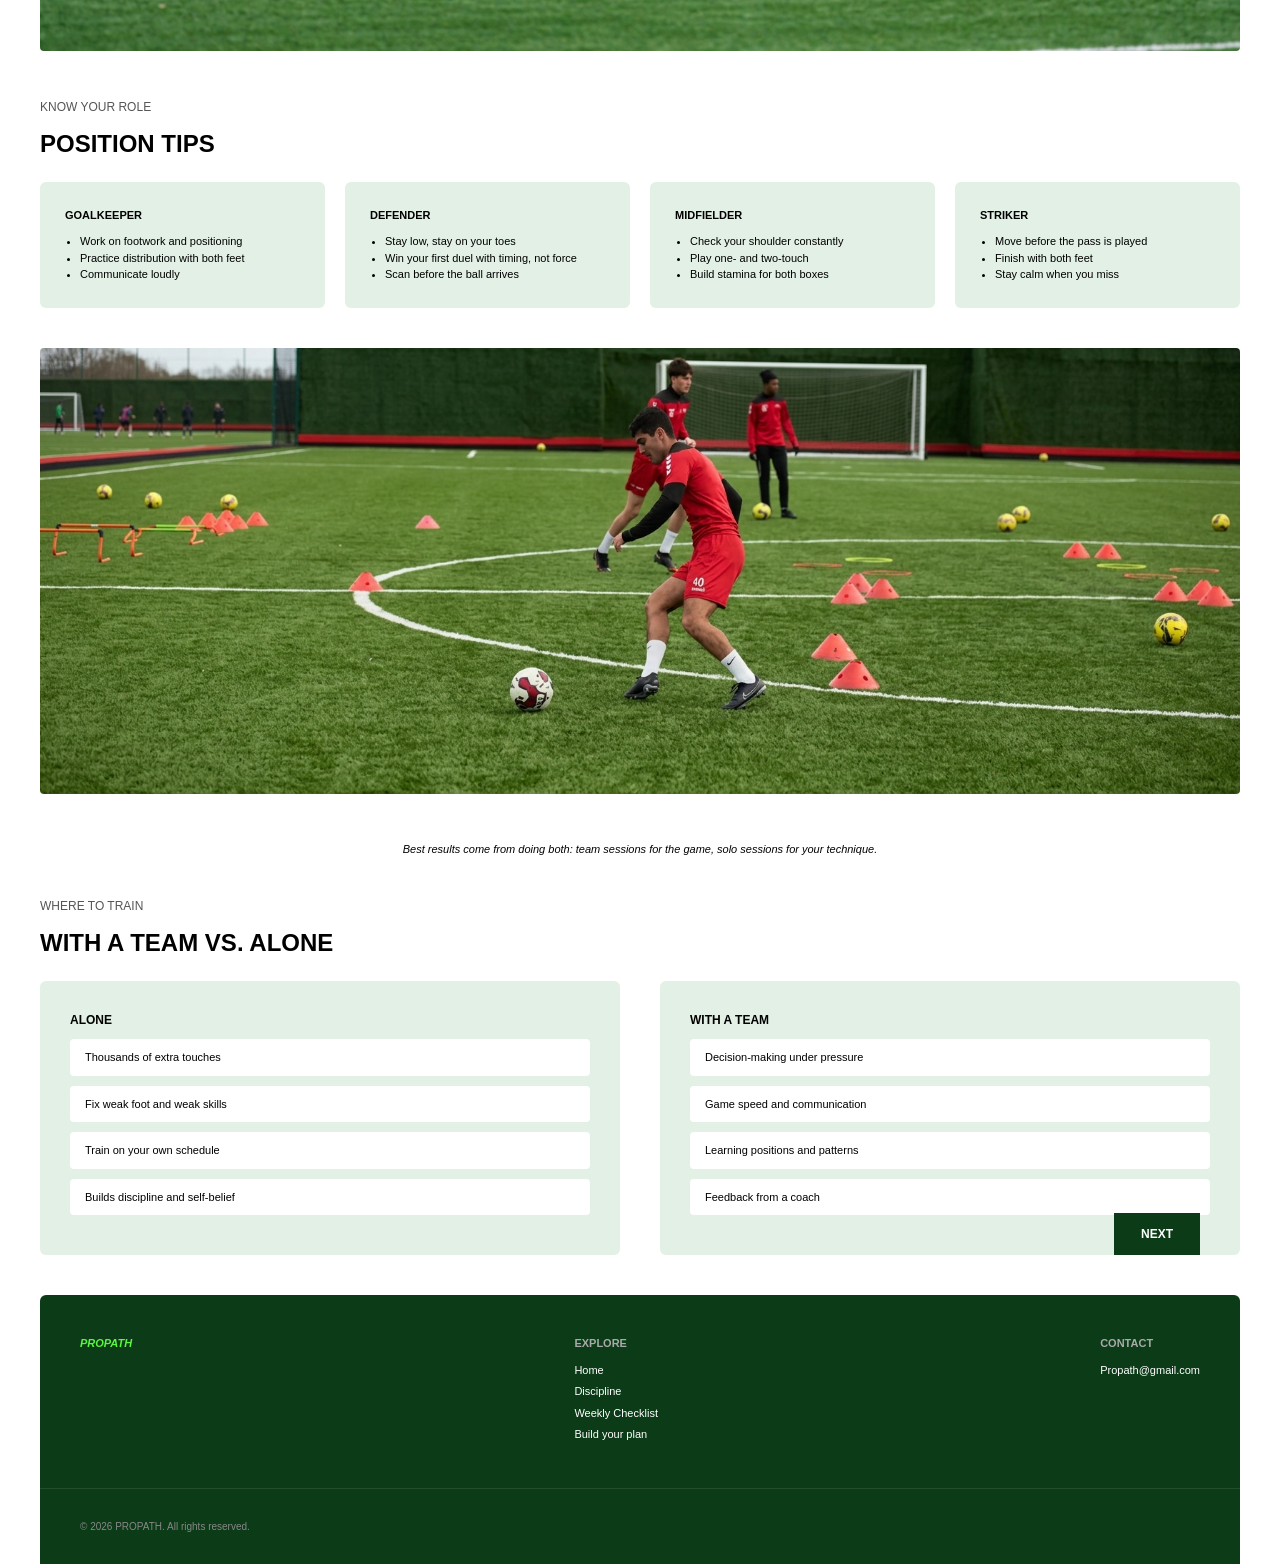
<file: training.html>
<!DOCTYPE html>
<html lang="en">
<head>
    <meta charset="utf-8">
    <title>Propath - Technical Training & Drills</title>
    <meta name="author" content="Student Name">
    <meta name="description" content="Propath technical training, soccer drills, position tips, and solo vs team practice.">
    <meta name="keywords" content="soccer, technical training, drills, position tips, propath">
    <link rel="stylesheet" type="text/css" href="css/style.css">
</head>
<body>
    <header>
        <div class="logo">PROPATH</div>
        <nav>
            <a href="homepage.html">Home</a>
            <a href="exercise.html">Exercise</a>
            <a href="diet.html">Diet</a>
            <a href="trials.html">Trials</a>
            <a href="training.html">Training</a>
            <a href="contact.html">Contact</a>
        </nav>
    </header>

    <main>
        <section class="hero-section">
            <div class="hero-content">
                <p class="subtitle">Technical Training</p>
                <h1>MASTER THE BALL</h1>
                <p>Great players are made with thousands of quiet touches. Train your technique, learn your role and repeat it until it is automatic.</p>
                <a href="#drills-section" class="btn">See drills</a>
            </div>
            <div class="hero-image">
                <img src="img/quad.png" alt="Player training with poles on the pitch" title="Technical Training">
            </div>
        </section>

        <section id="drills-section" class="pillars-section">
            <p class="subtitle">Core Skills</p>
            <h2>Four Drills to Do Every Week</h2>
            <div class="pillars-grid">
                <div class="pillar-card">
                    <h3 style="background: #0b3b17; color: #fff; width: 30px; height: 30px; border-radius: 50%; display: flex; align-items: center; justify-content: center; margin-bottom: 15px;">1</h3>
                    <h4 style="font-size: 11px; text-transform: uppercase; margin-bottom: 5px;">Passing</h4>
                    <p style="font-size: 11px;">Wall passes with both feet. Aim at a spot, pass hard and keep it on the floor.</p>
                    <p style="font-size: 11px;">Do: 2 &times; 50 passes, each foot.</p>
                </div>
                <div class="pillar-card">
                    <h3 style="background: #0b3b17; color: #fff; width: 30px; height: 30px; border-radius: 50%; display: flex; align-items: center; justify-content: center; margin-bottom: 15px;">2</h3>
                    <h4 style="font-size: 11px; text-transform: uppercase; margin-bottom: 5px;">Dribbling</h4>
                    <p style="font-size: 11px;">Weave through 6 cones using small touches. Keep your head up between touches.</p>
                    <p style="font-size: 11px;">Do: 8 runs, change foot each run.</p>
                </div>
                <div class="pillar-card">
                    <h3 style="background: #0b3b17; color: #fff; width: 30px; height: 30px; border-radius: 50%; display: flex; align-items: center; justify-content: center; margin-bottom: 15px;">3</h3>
                    <h4 style="font-size: 11px; text-transform: uppercase; margin-bottom: 5px;">First Touch</h4>
                    <p style="font-size: 11px;">Throw the ball up or against a wall and control it dead in one touch.</p>
                    <p style="font-size: 11px;">Do: 3 sets of 20 touches.</p>
                </div>
                <div class="pillar-card">
                    <h3 style="background: #0b3b17; color: #fff; width: 30px; height: 30px; border-radius: 50%; display: flex; align-items: center; justify-content: center; margin-bottom: 15px;">4</h3>
                    <h4 style="font-size: 11px; text-transform: uppercase; margin-bottom: 5px;">Finishing</h4>
                    <p style="font-size: 11px;">Shoot from the edge of the box, low and into the corners. Weak foot counts double.</p>
                    <p style="font-size: 11px;">Do: 10 shots each foot.</p>
                </div>
            </div>
        </section>

        <section class="secondary-content">
            <div class="full-image">
                <img src="img/ISAAC.jpg" alt="Team match action on pitch" title="Team Match">
            </div>

            <div class="pillars-section" style="padding: 0; margin-bottom: 40px;">
                <p class="subtitle">Know Your Role</p>
                <h2>Position Tips</h2>
                <div class="pillars-grid">
                    <div class="pillar-card">
                        <h3 style="font-size: 11px; text-transform: uppercase; margin-bottom: 10px;">Goalkeeper</h3>
                        <ul style="padding-left: 15px; font-size: 11px; margin: 0;">
                            <li>Work on footwork and positioning</li>
                            <li>Practice distribution with both feet</li>
                            <li>Communicate loudly</li>
                        </ul>
                    </div>
                    <div class="pillar-card">
                        <h3 style="font-size: 11px; text-transform: uppercase; margin-bottom: 10px;">Defender</h3>
                        <ul style="padding-left: 15px; font-size: 11px; margin: 0;">
                            <li>Stay low, stay on your toes</li>
                            <li>Win your first duel with timing, not force</li>
                            <li>Scan before the ball arrives</li>
                        </ul>
                    </div>
                    <div class="pillar-card">
                        <h3 style="font-size: 11px; text-transform: uppercase; margin-bottom: 10px;">Midfielder</h3>
                        <ul style="padding-left: 15px; font-size: 11px; margin: 0;">
                            <li>Check your shoulder constantly</li>
                            <li>Play one- and two-touch</li>
                            <li>Build stamina for both boxes</li>
                        </ul>
                    </div>
                    <div class="pillar-card">
                        <h3 style="font-size: 11px; text-transform: uppercase; margin-bottom: 10px;">Striker</h3>
                        <ul style="padding-left: 15px; font-size: 11px; margin: 0;">
                            <li>Move before the pass is played</li>
                            <li>Finish with both feet</li>
                            <li>Stay calm when you miss</li>
                        </ul>
                    </div>
                </div>
            </div>

            <div class="full-image" style="margin-top: 40px;">
                <img src="img/winger drill.jpg" alt="Cones and equipment set up on pitch" title="Drill Setup">
            </div>
            <p style="text-align: center; font-size: 11px; margin-top: 15px; font-style: italic;">Best results come from doing both: team sessions for the game, solo sessions for your technique.</p>
        </section>

        <section class="pillars-section">
            <p class="subtitle">Where to Train</p>
            <h2>With a Team vs. Alone</h2>
            <div class="habits-container">
                <div class="habits-box">
                    <h3>Alone</h3>
                    <ul>
                        <li>Thousands of extra touches</li>
                        <li>Fix weak foot and weak skills</li>
                        <li>Train on your own schedule</li>
                        <li>Builds discipline and self-belief</li>
                    </ul>
                </div>
                <div class="habits-box">
                    <h3>With a Team</h3>
                    <ul>
                        <li>Decision-making under pressure</li>
                        <li>Game speed and communication</li>
                        <li>Learning positions and patterns</li>
                        <li>Feedback from a coach</li>
                    </ul>
                </div>
            </div>
        </section>

        <section class="cta-banner" style="text-align: right;">
            <a href="diet.html" class="next-btn">NEXT</a>
        </section>
    </main>

    <footer>
        <div class="footer-col">
            <p class="footer-logo">PROPATH</p>
        </div>
        <div class="footer-col">
            <h4>Explore</h4>
            <ul>
                <li><a href="homepage.html">Home</a></li>
                <li><a href="exercise.html">Discipline</a></li>
                <li><a href="training.html">Weekly Checklist</a></li>
                <li><a href="trials.html">Build your plan</a></li>
            </ul>
        </div>
        <div class="footer-col">
            <h4>Contact</h4>
            <p>Propath@gmail.com</p>
        </div>
    </footer>
    <div class="footer-bottom">
        <p>&copy; 2026 PROPATH. All rights reserved.</p>
    </div>
    <aside class="cookie-banner" style="z-index: 9999;">
        <p>We use cookies to improve your experience. <button type="button">Accept</button></p>
    </aside>
</body>
</html>
</file>
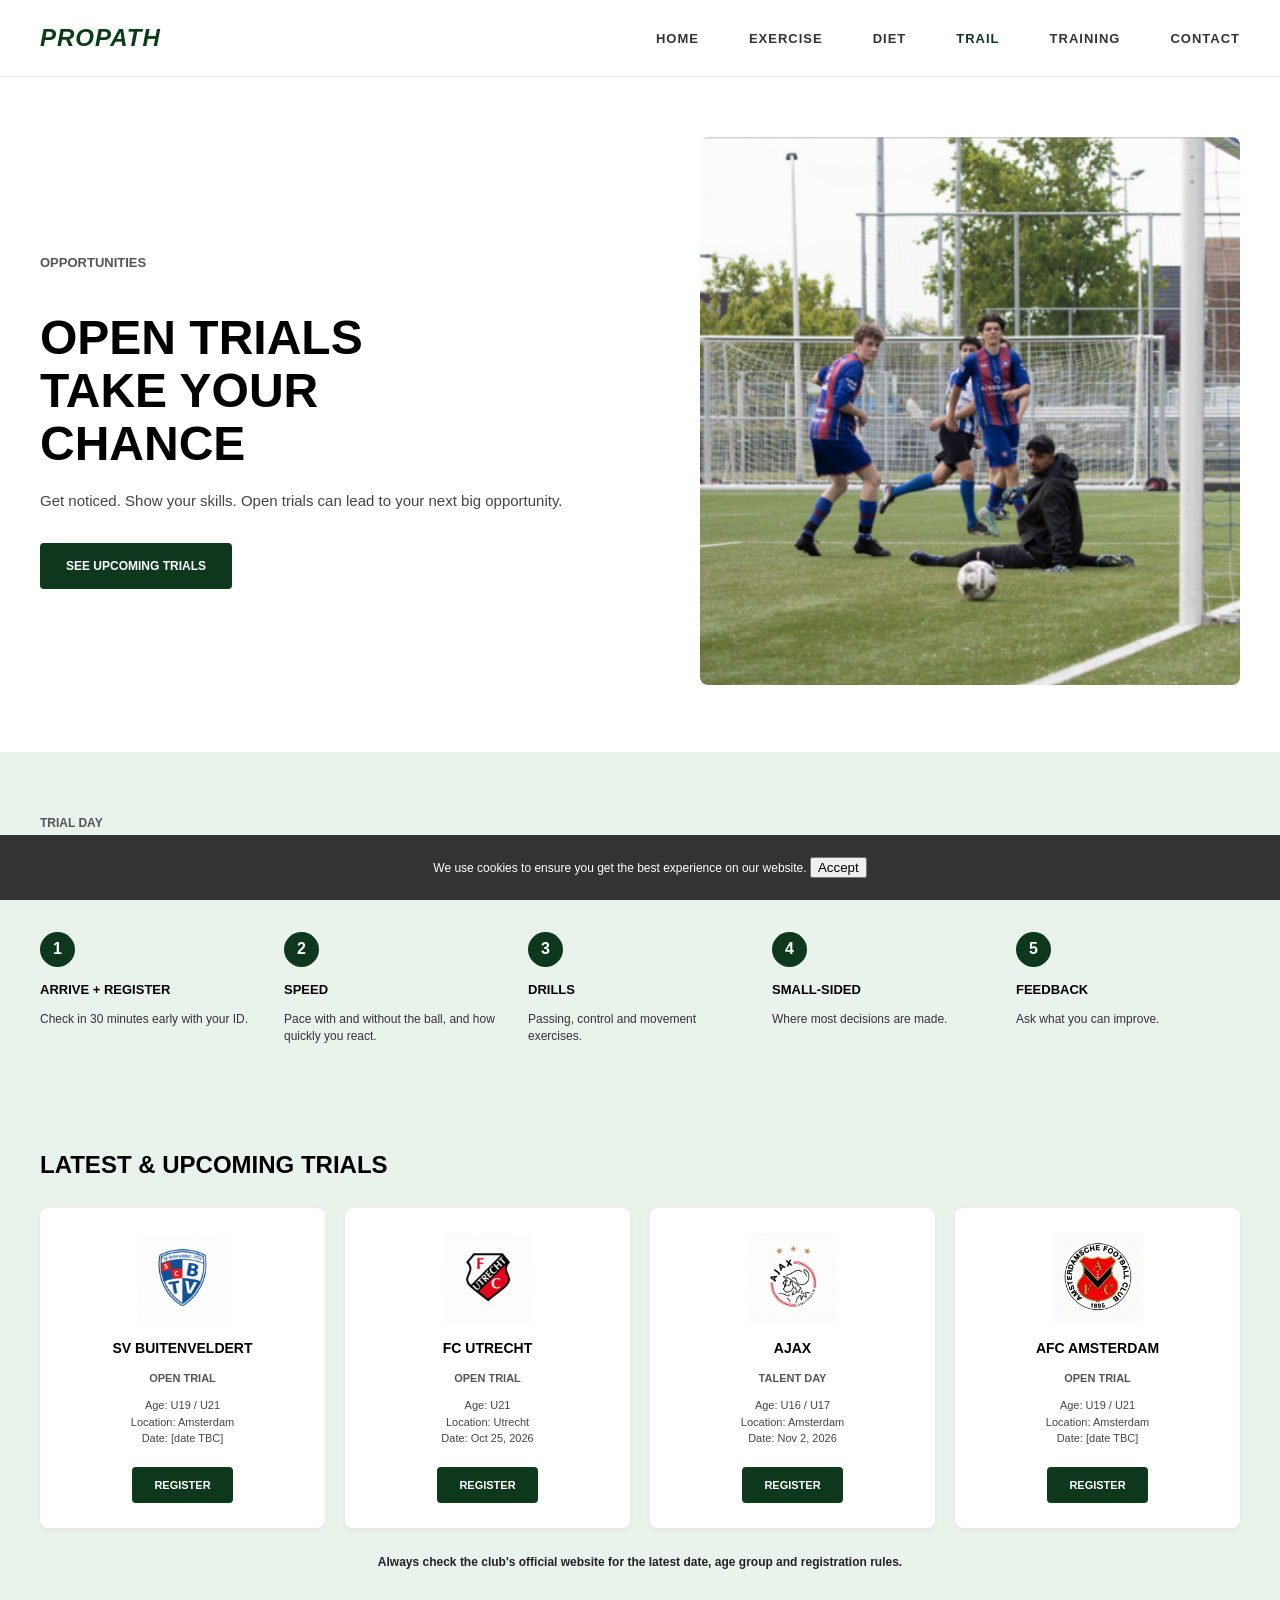
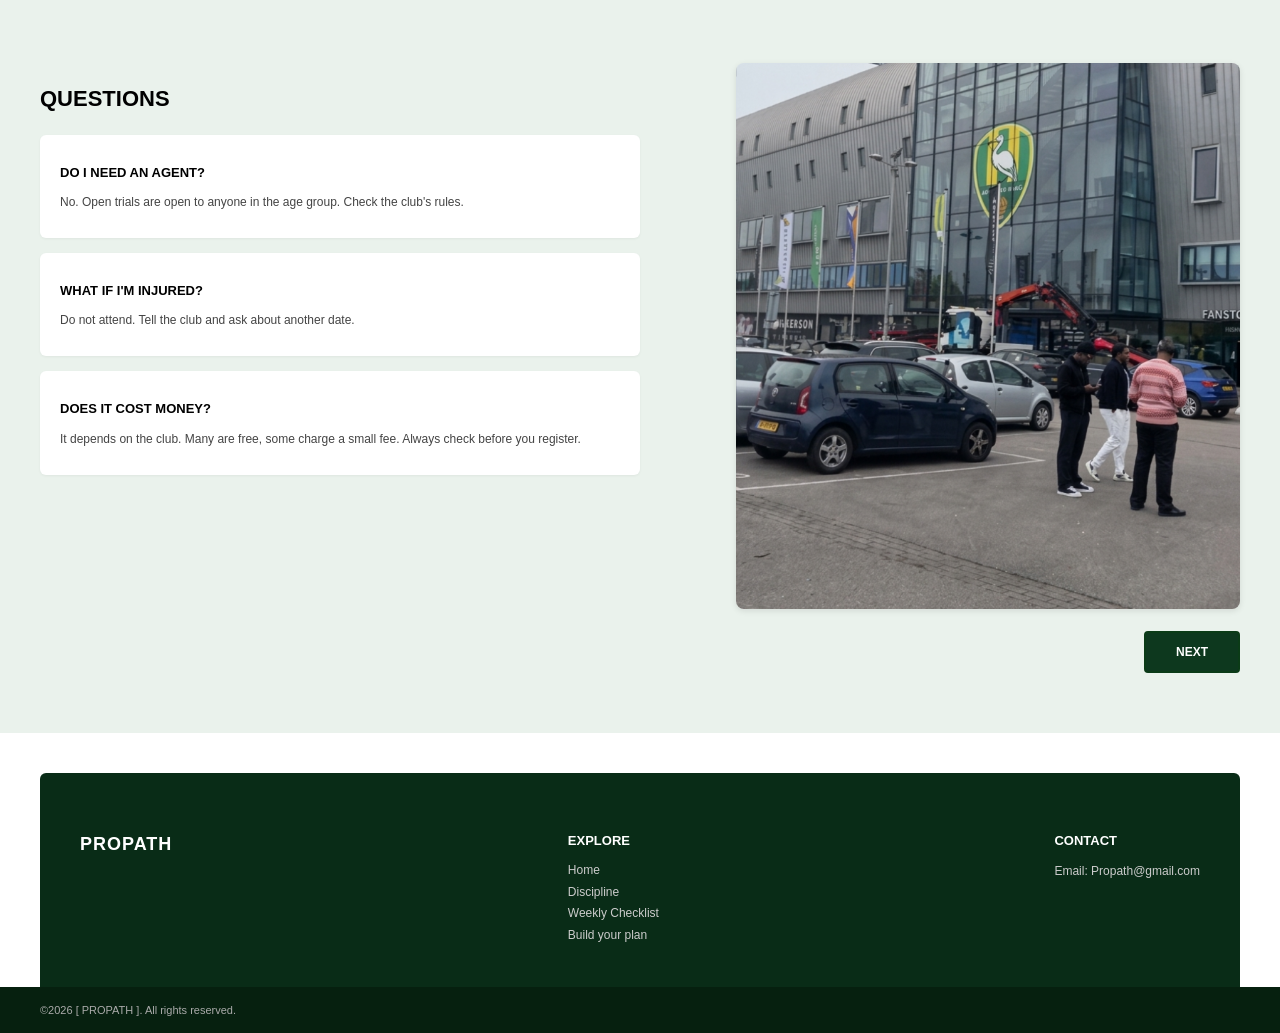
<file: trials.html>
<!DOCTYPE html>
<html lang="en">
<head>
    <meta charset="utf-8">
    <title>Propath - Open Trials</title>
    <meta name="viewport" content="width=device-width, initial-scale=1.0">
    <link rel="stylesheet" type="text/css" href="css/style.css">
    
    <style>
        header {
            display: flex;
            justify-content: space-between;
            align-items: center;
            padding: 20px 40px;
            background-color: #ffffff;
            border-bottom: 1px solid #eaeaea;
        }
        header nav ul {
            list-style: none;
            display: flex;
            gap: 30px;
            margin: 0;
            padding: 0;
        }
        header nav ul li a {
            text-decoration: none;
            color: #333;
            font-weight: bold;
            font-size: 13px;
            text-transform: uppercase;
        }
        header nav ul li a.active {
            color: #0d381e;
        }
    </style>
</head>
<body>
    <!-- Header Navigation -->
    <header>
        <div class="logo">PROPATH</div>
        <nav>
            <ul>
                <li><a href="homepage.html">Home</a></li>
                <li><a href="exercise.html">EXERCISE</a></li>
                <li><a href="diet.html">DIET</a></li>
                <li><a href="trials.html" class="active">TRAIL</a></li>
                <li><a href="training.html">TRAINING</a></li>
                <li><a href="contact.html">CONTACT</a></li>
            </ul>
        </nav>
    </header>

    <main>
        <!-- Hero Section -->
        <section class="hero-section" style="display: flex; align-items: center; justify-content: space-between; padding: 60px 40px; background-color: #ffffff;">
            <div class="hero-text" style="max-width: 50%;">
                <p style="text-transform: uppercase; font-size: 13px; font-weight: bold; color: #555; margin-bottom: 10px;">Opportunities</p>
                <h1 style="font-size: 48px; line-height: 1.1; font-weight: 900; margin-bottom: 20px; color: #000;">OPEN TRIALS<br>TAKE YOUR<br>CHANCE</h1>
                <p style="font-size: 15px; color: #444; margin-bottom: 30px; line-height: 1.5;">Get noticed. Show your skills. Open trials can lead to your next big opportunity.</p>
                <a href="#upcoming-trials" class="btn" style="background-color: #0d381e; color: #fff; padding: 12px 24px; text-decoration: none; font-weight: bold; border-radius: 4px; display: inline-block;">See upcoming trials</a>
            </div>
            <div class="hero-image" style="max-width: 45%;">
                <img src="img/Screenshot 2026-11-08 170715.png" alt="Players in action during open trials" style="width: 100%; height: auto; border-radius: 8px; object-fit: cover;">
            </div>
        </section>

        <!-- What to Expect Section -->
        <section id="what-to-expect" style="background-color: #eaf2ec; padding: 50px 40px;">
            <p style="text-transform: uppercase; font-size: 12px; font-weight: bold; color: #555; margin-bottom: 5px;">Trial Day</p>
            <h2 style="font-size: 28px; font-weight: 900; margin-bottom: 35px; color: #000;">WHAT TO EXPECT</h2>
            <div class="expect-grid" style="display: grid; grid-template-columns: repeat(5, 1fr); gap: 20px;">
                <div class="expect-card">
                    <div style="background-color: #0d381e; color: #fff; width: 35px; height: 35px; border-radius: 50%; display: flex; align-items: center; justify-content: center; font-weight: bold; margin-bottom: 12px;">1</div>
                    <h3 style="font-size: 13px; font-weight: bold; margin-bottom: 8px; text-transform: uppercase;">Arrive + Register</h3>
                    <p style="font-size: 12px; color: #333; line-height: 1.4;">Check in 30 minutes early with your ID.</p>
                </div>
                <div class="expect-card">
                    <div style="background-color: #0d381e; color: #fff; width: 35px; height: 35px; border-radius: 50%; display: flex; align-items: center; justify-content: center; font-weight: bold; margin-bottom: 12px;">2</div>
                    <h3 style="font-size: 13px; font-weight: bold; margin-bottom: 8px; text-transform: uppercase;">Speed</h3>
                    <p style="font-size: 12px; color: #333; line-height: 1.4;">Pace with and without the ball, and how quickly you react.</p>
                </div>
                <div class="expect-card">
                    <div style="background-color: #0d381e; color: #fff; width: 35px; height: 35px; border-radius: 50%; display: flex; align-items: center; justify-content: center; font-weight: bold; margin-bottom: 12px;">3</div>
                    <h3 style="font-size: 13px; font-weight: bold; margin-bottom: 8px; text-transform: uppercase;">Drills</h3>
                    <p style="font-size: 12px; color: #333; line-height: 1.4;">Passing, control and movement exercises.</p>
                </div>
                <div class="expect-card">
                    <div style="background-color: #0d381e; color: #fff; width: 35px; height: 35px; border-radius: 50%; display: flex; align-items: center; justify-content: center; font-weight: bold; margin-bottom: 12px;">4</div>
                    <h3 style="font-size: 13px; font-weight: bold; margin-bottom: 8px; text-transform: uppercase;">Small-sided</h3>
                    <p style="font-size: 12px; color: #333; line-height: 1.4;">Where most decisions are made.</p>
                </div>
                <div class="expect-card">
                    <div style="background-color: #0d381e; color: #fff; width: 35px; height: 35px; border-radius: 50%; display: flex; align-items: center; justify-content: center; font-weight: bold; margin-bottom: 12px;">5</div>
                    <h3 style="font-size: 13px; font-weight: bold; margin-bottom: 8px; text-transform: uppercase;">Feedback</h3>
                    <p style="font-size: 12px; color: #333; line-height: 1.4;">Ask what you can improve.</p>
                </div>
            </div>
        </section>

        <!-- Latest & Upcoming Trials Section -->
        <section id="upcoming-trials" style="background-color: #eaf2ec; padding: 20px 40px 50px 40px;">
            <h2 style="font-size: 24px; font-weight: 900; margin-bottom: 25px; color: #000;">LATEST & UPCOMING TRIALS</h2>
            <div class="pillars-grid" style="display: grid; grid-template-columns: repeat(4, 1fr); gap: 20px;">
                <!-- Card 1 -->
                <div class="pillar-card" style="background-color: #ffffff; padding: 25px 20px; border-radius: 8px; text-align: center; box-shadow: 0 2px 5px rgba(0,0,0,0.05);">
                    <img src="img/btv px.jpg" alt="SV Buitenveldert Logo" style="width: 90px; height: 90px; object-fit: contain; display: block; margin: 0 auto 15px auto;">
                    <h3 style="font-size: 14px; font-weight: bold; margin-bottom: 5px;">SV BUITENVELDERT</h3>
                    <p style="font-size: 11px; font-weight: bold; text-transform: uppercase; color: #555; margin-bottom: 10px;">Open Trial</p>
                    <p style="font-size: 11px; color: #444; line-height: 1.5; margin-bottom: 20px;">Age: U19 / U21<br>Location: Amsterdam<br>Date: [date TBC]</p>
                    <a href="contact.html" class="btn" style="background-color: #0d381e; color: #fff; padding: 8px 20px; font-size: 11px; text-decoration: none; font-weight: bold; border-radius: 4px; display: inline-block;">Register</a>
                </div>
                <!-- Card 2 -->
                <div class="pillar-card" style="background-color: #ffffff; padding: 25px 20px; border-radius: 8px; text-align: center; box-shadow: 0 2px 5px rgba(0,0,0,0.05);">
                    <img src="img/fc utrecht.jpg" alt="FC Utrecht Logo" style="width: 90px; height: 90px; object-fit: contain; display: block; margin: 0 auto 15px auto;">
                    <h3 style="font-size: 14px; font-weight: bold; margin-bottom: 5px;">FC UTRECHT</h3>
                    <p style="font-size: 11px; font-weight: bold; text-transform: uppercase; color: #555; margin-bottom: 10px;">Open Trial</p>
                    <p style="font-size: 11px; color: #444; line-height: 1.5; margin-bottom: 20px;">Age: U21<br>Location: Utrecht<br>Date: Oct 25, 2026</p>
                    <a href="contact.html" class="btn" style="background-color: #0d381e; color: #fff; padding: 8px 20px; font-size: 11px; text-decoration: none; font-weight: bold; border-radius: 4px; display: inline-block;">Register</a>
                </div>
                <!-- Card 3 -->
                <div class="pillar-card" style="background-color: #ffffff; padding: 25px 20px; border-radius: 8px; text-align: center; box-shadow: 0 2px 5px rgba(0,0,0,0.05);">
                    <img src="img/ajx.jpg" alt="Ajax Logo" style="width: 90px; height: 90px; object-fit: contain; display: block; margin: 0 auto 15px auto;">
                    <h3 style="font-size: 14px; font-weight: bold; margin-bottom: 5px;">AJAX</h3>
                    <p style="font-size: 11px; font-weight: bold; text-transform: uppercase; color: #555; margin-bottom: 10px;">Talent Day</p>
                    <p style="font-size: 11px; color: #444; line-height: 1.5; margin-bottom: 20px;">Age: U16 / U17<br>Location: Amsterdam<br>Date: Nov 2, 2026</p>
                    <a href="contact.html" class="btn" style="background-color: #0d381e; color: #fff; padding: 8px 20px; font-size: 11px; text-decoration: none; font-weight: bold; border-radius: 4px; display: inline-block;">Register</a>
                </div>
                <!-- Card 4 -->
                <div class="pillar-card" style="background-color: #ffffff; padding: 25px 20px; border-radius: 8px; text-align: center; box-shadow: 0 2px 5px rgba(0,0,0,0.05);">
                    <img src="img/Designer (2).png" alt="AFC Amsterdam Logo" style="width: 90px; height: 90px; object-fit: contain; display: block; margin: 0 auto 15px auto;">
                    <h3 style="font-size: 14px; font-weight: bold; margin-bottom: 5px;">AFC AMSTERDAM</h3>
                    <p style="font-size: 11px; font-weight: bold; text-transform: uppercase; color: #555; margin-bottom: 10px;">Open Trial</p>
                    <p style="font-size: 11px; color: #444; line-height: 1.5; margin-bottom: 20px;">Age: U19 / U21<br>Location: Amsterdam<br>Date: [date TBC]</p>
                    <a href="contact.html" class="btn" style="background-color: #0d381e; color: #fff; padding: 8px 20px; font-size: 11px; text-decoration: none; font-weight: bold; border-radius: 4px; display: inline-block;">Register</a>
                </div>
            </div>
            <p style="text-align: center; font-size: 12px; margin-top: 25px; font-weight: bold; color: #222;">Always check the club's official website for the latest date, age group and registration rules.</p>
        </section>

        <!-- Questions & Image Section -->
        <section style="background-color: #eaf2ec; padding: 30px 40px 60px 40px; display: flex; justify-content: space-between; align-items: flex-start;">
            <div style="width: 50%;">
                <h2 style="font-size: 22px; font-weight: 900; margin-bottom: 20px; color: #000;">QUESTIONS</h2>
                <div style="background-color: #ffffff; padding: 15px 20px; border-radius: 6px; margin-bottom: 15px; box-shadow: 0 1px 3px rgba(0,0,0,0.05);">
                    <h3 style="font-size: 13px; font-weight: bold; margin-bottom: 5px;">DO I NEED AN AGENT?</h3>
                    <p style="font-size: 12px; color: #444; line-height: 1.4;">No. Open trials are open to anyone in the age group. Check the club's rules.</p>
                </div>
                <div style="background-color: #ffffff; padding: 15px 20px; border-radius: 6px; margin-bottom: 15px; box-shadow: 0 1px 3px rgba(0,0,0,0.05);">
                    <h3 style="font-size: 13px; font-weight: bold; margin-bottom: 5px;">WHAT IF I'M INJURED?</h3>
                    <p style="font-size: 12px; color: #444; line-height: 1.4;">Do not attend. Tell the club and ask about another date.</p>
                </div>
                <div style="background-color: #ffffff; padding: 15px 20px; border-radius: 6px; margin-bottom: 15px; box-shadow: 0 1px 3px rgba(0,0,0,0.05);">
                    <h3 style="font-size: 13px; font-weight: bold; margin-bottom: 5px;">DOES IT COST MONEY?</h3>
                    <p style="font-size: 12px; color: #444; line-height: 1.4;">It depends on the club. Many are free, some charge a small fee. Always check before you register.</p>
                </div>
            </div>
            <div style="width: 42%; text-align: right;">
                <img src="img/Screenshot 2026-11-07 171834.png" alt="Club facility parking lot" style="width: 100%; height: auto; border-radius: 8px; box-shadow: 0 2px 6px rgba(0,0,0,0.1); margin-bottom: 15px;">
                <div>
                    <a href="training.html" class="btn" style="background-color: #0d381e; color: #fff; padding: 10px 30px; font-size: 12px; text-decoration: none; font-weight: bold; border-radius: 4px; display: inline-block;">NEXT</a>
                </div>
            </div>
        </section>
    </main>

    <!-- Footer -->
    <footer style="background-color: #092c17; color: #fff; padding: 40px; display: flex; justify-content: space-between;">
        <div>
            <p style="font-weight: 900; font-size: 18px; letter-spacing: 1px;">PROPATH</p>
        </div>
        <div>
            <h4 style="font-size: 13px; font-weight: bold; margin-bottom: 10px; text-transform: uppercase;">Explore</h4>
            <ul style="list-style: none; padding: 0; margin: 0; font-size: 12px; line-height: 1.8;">
                <li><a href="homepage.html" style="color: #ccc; text-decoration: none;">Home</a></li>
                <li><a href="exercise.html" style="color: #ccc; text-decoration: none;">Discipline</a></li>
                <li><a href="training.html" style="color: #ccc; text-decoration: none;">Weekly Checklist</a></li>
                <li><a href="trials.html" style="color: #ccc; text-decoration: none;">Build your plan</a></li>
            </ul>
        </div>
        <div>
            <h4 style="font-size: 13px; font-weight: bold; margin-bottom: 10px; text-transform: uppercase;">Contact</h4>
            <p style="font-size: 12px; color: #ccc; margin-bottom: 5px;">Email: Propath@gmail.com</p>
        </div>
    </footer>
    <div style="background-color: #06200f; color: #aaa; font-size: 11px; padding: 15px 40px; text-align: left;">
        ©2026 [ PROPATH ]. All rights reserved.
    </div>

    <!-- Cookie Banner -->
    <div class="cookie-banner" id="cookieBanner" style="z-index: 9999;">
        <p>We use cookies to ensure you get the best experience on our website. <button onclick="document.getElementById('cookieBanner').style.display='none'">Accept</button></p>
    </div>
</body>
</html>
</file>
<file: css/style.css>
/* Basic styling without advanced frameworks */
body {
    font-family: Arial, sans-serif;
    margin: 0;
    padding: 0;
    color: #000;
    background-color: #fff;
    line-height: 1.5;
}

header {
    display: flex;
    justify-content: space-between;
    align-items: center;
    padding: 20px 40px;
    border-bottom: 1px solid #eee;
}

.logo {
    font-weight: bold;
    font-style: italic;
    font-size: 24px;
    color: #0b3b17;
    letter-spacing: 1px;
}

nav a {
    margin-left: 20px;
    text-decoration: none;
    color: #000;
    font-size: 12px;
    font-weight: bold;
    text-transform: uppercase;
    letter-spacing: 1px;
}

nav a:hover {
    color: #0b3b17;
}

nav a:active {
    color: #5cf542;
}

.hero-section {
    display: flex;
    justify-content: space-between;
    padding: 40px;
    max-width: 1200px;
    margin: 0 auto;
    gap: 30px;
}

.hero-content {
    flex: 1;
}

.subtitle {
    font-size: 12px;
    text-transform: uppercase;
    margin-bottom: 10px;
    color: #555;
}

.hero-content h1 {
    font-size: 42px;
    line-height: 1.1;
    font-weight: 900;
    margin-top: 0;
    margin-bottom: 20px;
    text-transform: uppercase;
}

.hero-content p {
    font-size: 14px;
    line-height: 1.6;
    color: #333;
    margin-bottom: 30px;
}

.btn {
    background-color: #0b3b17;
    color: #fff;
    padding: 12px 24px;
    border: 2px solid #0b3b17;
    font-weight: bold;
    cursor: pointer;
    text-transform: uppercase;
    font-size: 12px;
    text-decoration: none;
    display: inline-block;
}

.btn:hover {
    background-color: #5cf542;
    color: #0b3b17;
    border-color: #5cf542;
}

.hero-image {
    flex: 1;
}

.hero-image img, .full-image img {
    width: 100%;
    height: auto;
    border-radius: 4px;
}

.stats-bar {
    display: flex;
    justify-content: space-around;
    padding: 20px;
    border-top: 1px solid #000;
    border-bottom: 1px solid #000;
    max-width: 1200px;
    margin: 20px auto;
    text-align: center;
}

.stat-item h2 {
    margin: 0;
    font-size: 14px;
    font-weight: bold;
    text-transform: uppercase;
}

.stat-item p {
    margin: 5px 0 0;
    font-size: 10px;
    text-transform: uppercase;
}

.quote-box {
    background-color: #e2f0e5;
    text-align: center;
    padding: 30px;
    max-width: 1100px;
    margin: 40px auto;
    border-radius: 8px;
}

.quote-box blockquote {
    font-family: serif;
    font-style: italic;
    font-size: 24px;
    margin: 0;
    color: #0b3b17;
}

.pillars-section {
    max-width: 1200px;
    margin: 40px auto;
    padding: 0 40px;
}

.pillars-section h2 {
    font-size: 24px;
    margin: 0 0 20px 0;
    text-transform: uppercase;
}

.pillars-grid {
    display: flex;
    gap: 20px;
}

.pillar-card {
    background-color: #e2f0e5;
    padding: 25px;
    flex: 1;
    border-radius: 6px;
}

.pillar-card h3 {
    font-size: 12px;
    text-transform: uppercase;
    margin-top: 0;
    margin-bottom: 15px;
}

.pillar-card p {
    font-size: 12px;
    line-height: 1.5;
    margin-bottom: 15px;
}

.secondary-content {
    max-width: 1200px;
    margin: 40px auto;
    padding: 0 40px;
}

.full-image {
    margin-bottom: 40px;
}

.habits-container {
    display: flex;
    gap: 40px;
}

.habits-box {
    background-color: #e2f0e5;
    padding: 30px;
    flex: 1;
    border-radius: 6px;
}

.habits-box h3 {
    font-size: 12px;
    text-transform: uppercase;
    margin-top: 0;
    margin-bottom: 10px;
}

.habits-box h4 {
    font-size: 12px;
    text-transform: uppercase;
    margin-top: 10px;
    margin-bottom: 10px;
}

.habits-box p {
    font-size: 11px;
    margin-bottom: 15px;
}

.habits-box ul {
    list-style: none;
    padding: 0;
    margin: 0;
}

.habits-box li {
    background: #fff;
    padding: 10px 15px;
    margin-bottom: 10px;
    border-radius: 4px;
    font-size: 11px;
}

.cta-banner {
    position: relative;
    max-width: 1200px;
    margin: 40px auto;
    padding: 0 40px;
}

.cta-banner img {
    width: 100%;
    height: 400px;
    object-fit: cover;
    border-radius: 4px;
    display: block;
}

.cta-content {
    position: absolute;
    top: 50px;
    left: 80px;
    color: #fff;
    max-width: 600px;
}

.cta-content h2 {
    font-size: 32px;
    margin: 0;
    line-height: 1.2;
    text-transform: uppercase;
}

.next-btn {
    position: absolute;
    bottom: 40px;
    right: 80px;
    background-color: #0b3b17;
    color: #fff;
    padding: 10px 25px;
    border: 2px solid #0b3b17;
    font-weight: bold;
    font-size: 12px;
    text-decoration: none;
    text-transform: uppercase;
    display: inline-block;
}

.next-btn:hover {
    background-color: #5cf542;
    color: #0b3b17;
}

footer {
    background-color: #0b3b17;
    color: #fff;
    padding: 40px;
    display: flex;
    justify-content: space-between;
    align-items: flex-start;
    max-width: 1120px;
    margin: 40px auto 0 auto;
    border-top-left-radius: 6px;
    border-top-right-radius: 6px;
}

.footer-logo {
    font-weight: bold;
    font-style: italic;
    font-size: 20px;
    color: #5cf542;
    margin: 0;
}

.footer-col h4 {
    font-size: 11px;
    text-transform: uppercase;
    margin-top: 0;
    margin-bottom: 10px;
    color: #aaa;
}

.footer-col ul {
    list-style: none;
    padding: 0;
    margin: 0;
}

.footer-col li {
    margin-bottom: 5px;
    font-size: 11px;
}

.footer-col a {
    color: #fff;
    text-decoration: none;
}

.footer-col a:hover {
    color: #5cf542;
}

.footer-col p {
    margin: 0;
    font-size: 11px;
}

.footer-bottom {
    max-width: 1120px;
    margin: 0 auto;
    padding: 20px 40px;
    background-color: #0b3b17;
    color: #888;
    font-size: 10px;
    border-top: 1px solid rgba(255,255,255,0.1);
}

.cookie-banner {
    position: fixed;
    bottom: 0;
    left: 0;
    width: 100%;
    background: #333;
    color: #fff;
    padding: 10px;
    text-align: center;
    font-size: 12px;
}

/* Responsiveness for Mobile (<= 768px) and PC (> 768px) */
@media screen and (max-width: 768px) {
    header {
        flex-direction: column;
        gap: 15px;
        padding: 20px;
    }

    nav {
        display: flex;
        flex-wrap: wrap;
        justify-content: center;
        gap: 10px;
    }

    nav a {
        margin-left: 10px;
        margin-right: 10px;
    }

    .hero-section, .pillars-grid, .habits-container, footer {
        flex-direction: column;
        padding: 20px;
    }

    .hero-content h1 {
        font-size: 28px;
    }

    .stats-bar {
        flex-direction: column;
        gap: 15px;
    }

    .cta-content {
        top: 30px;
        left: 30px;
    }

    .cta-content h2 {
        font-size: 20px;
    }

    .next-btn {
        bottom: 20px;
        right: 30px;
    }
}
</file>
